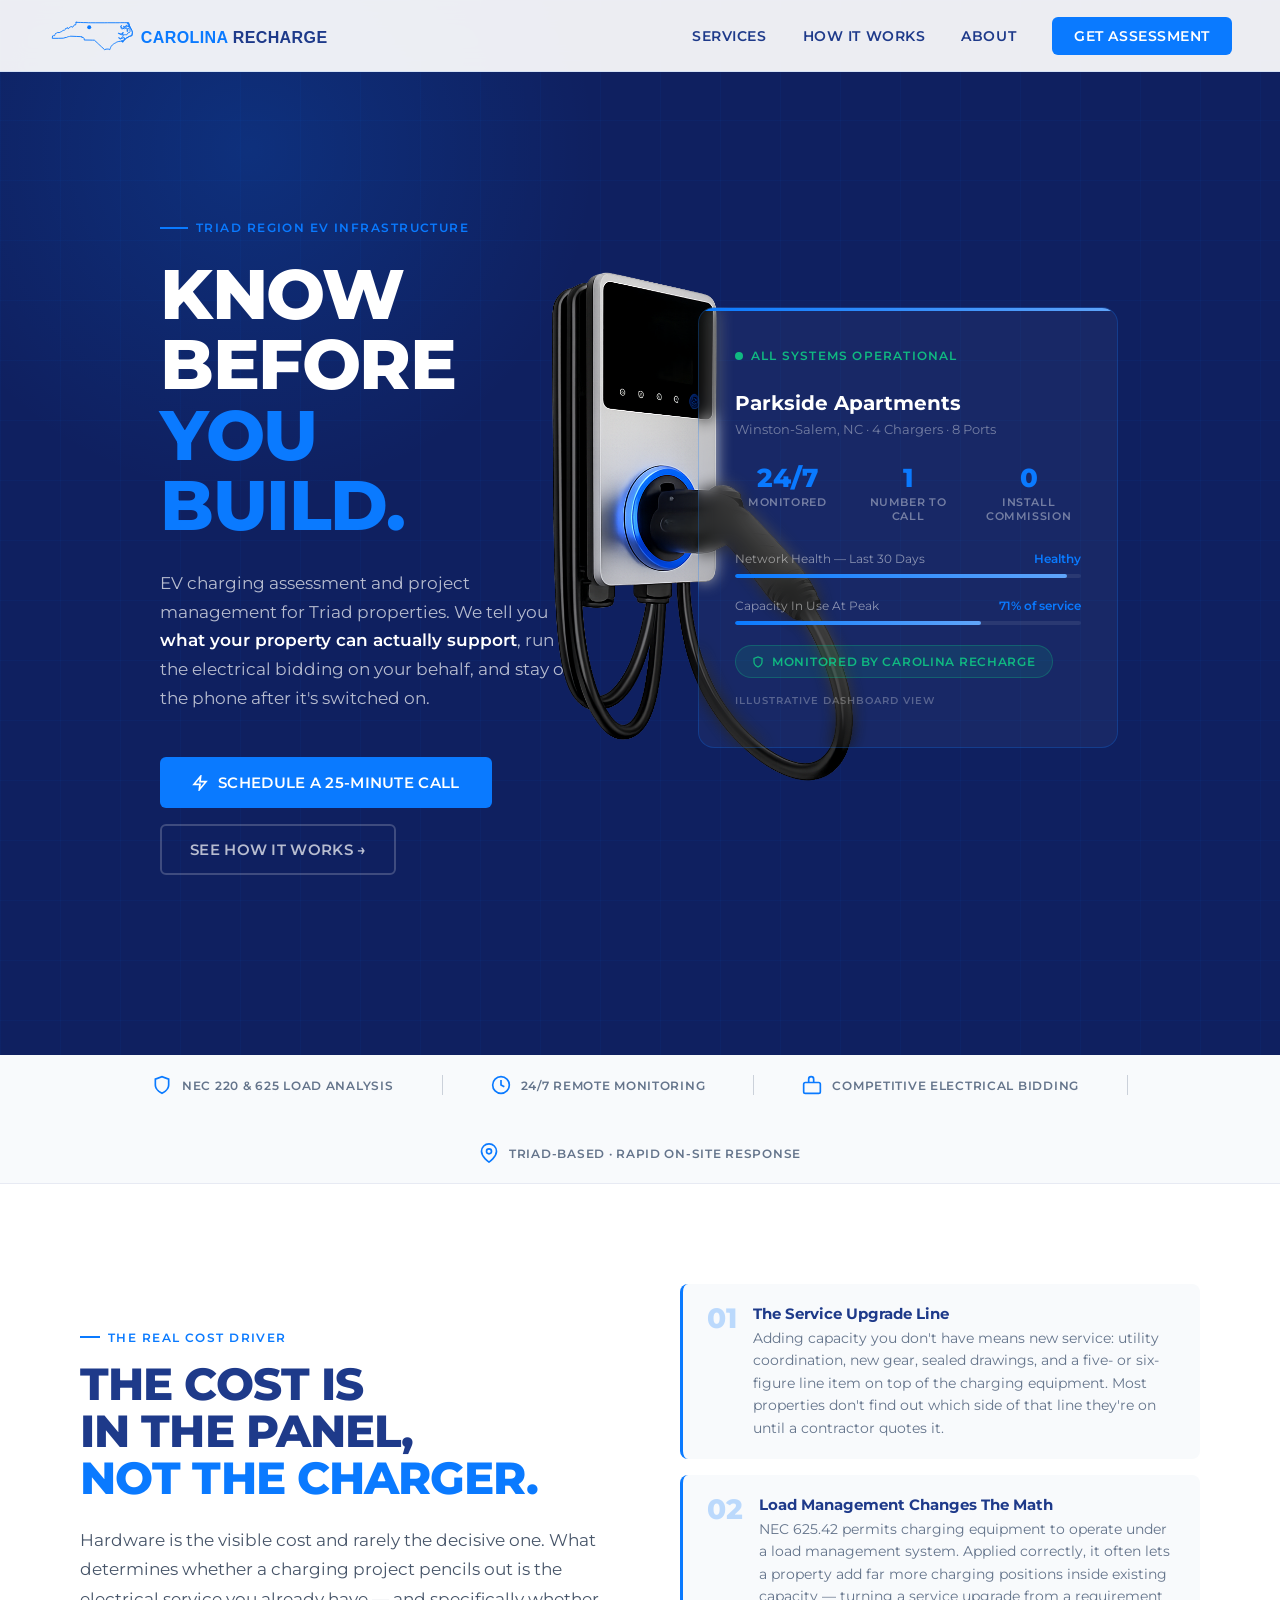
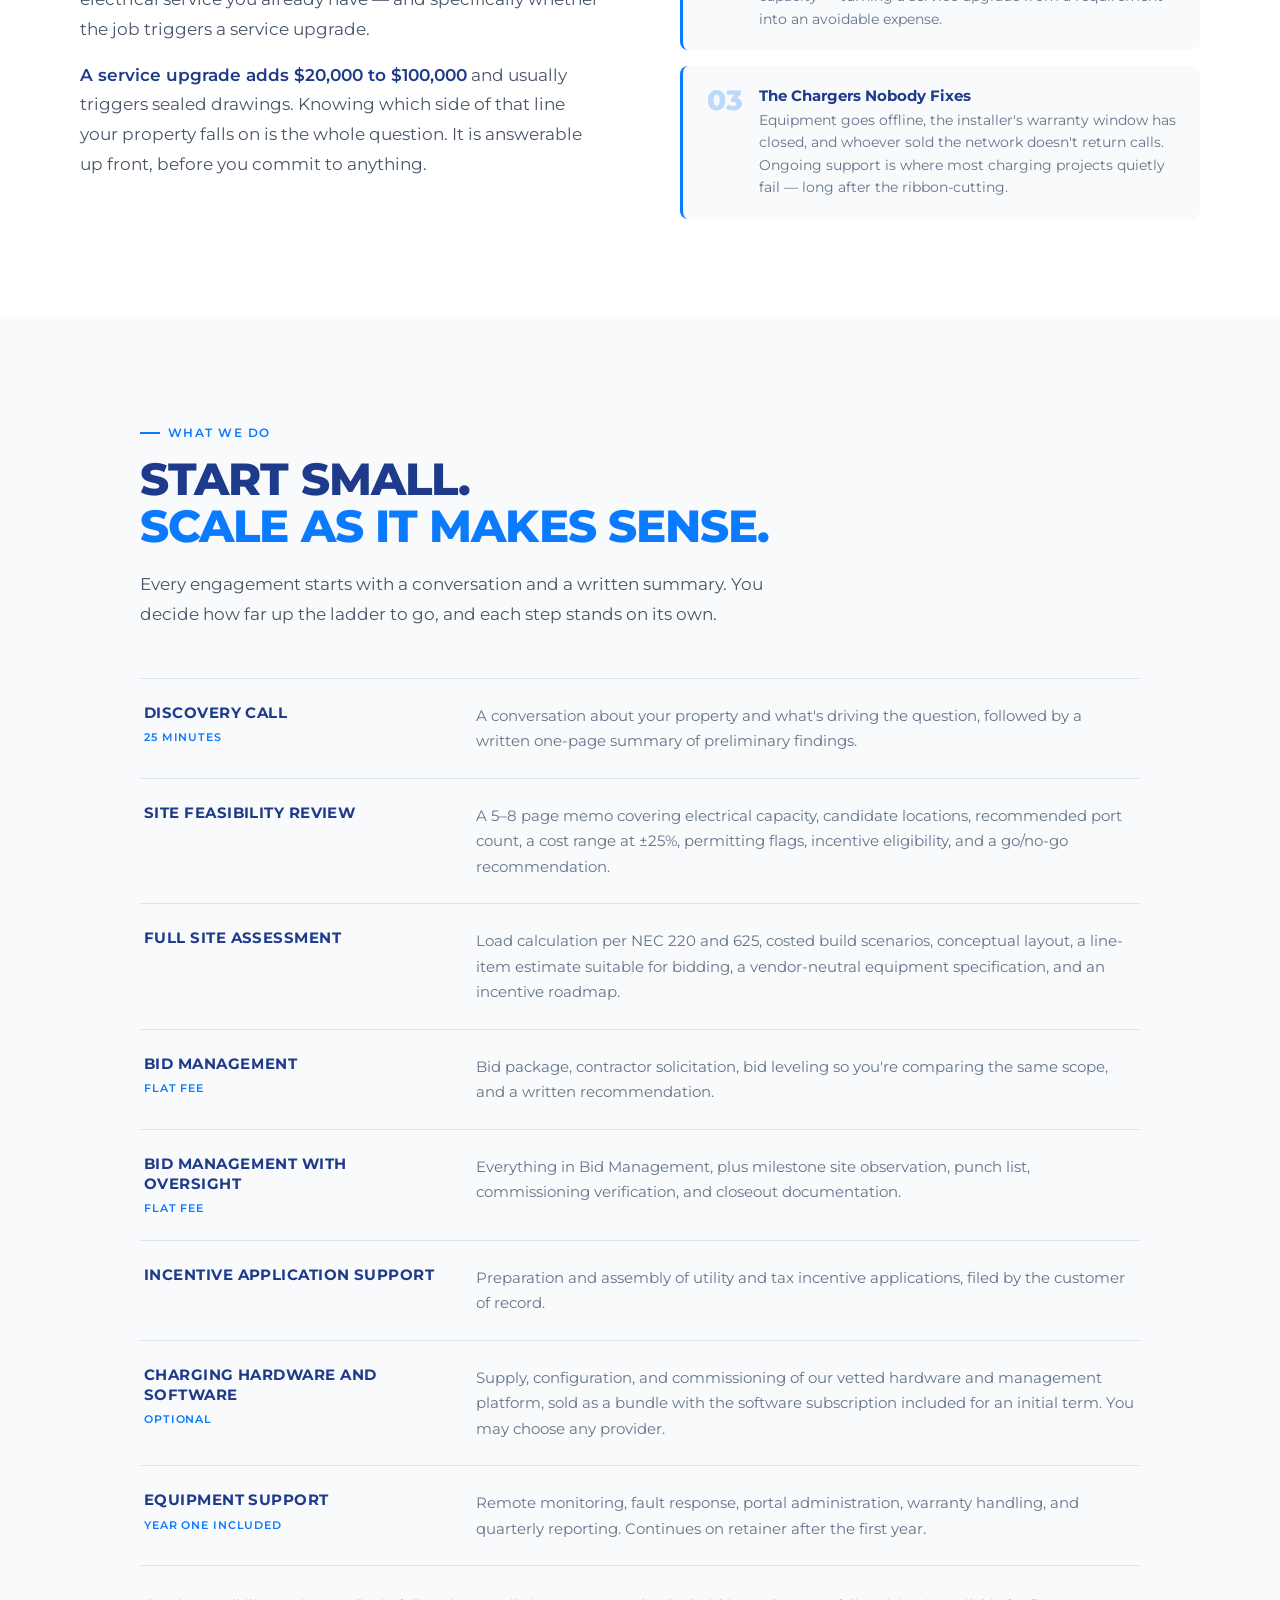
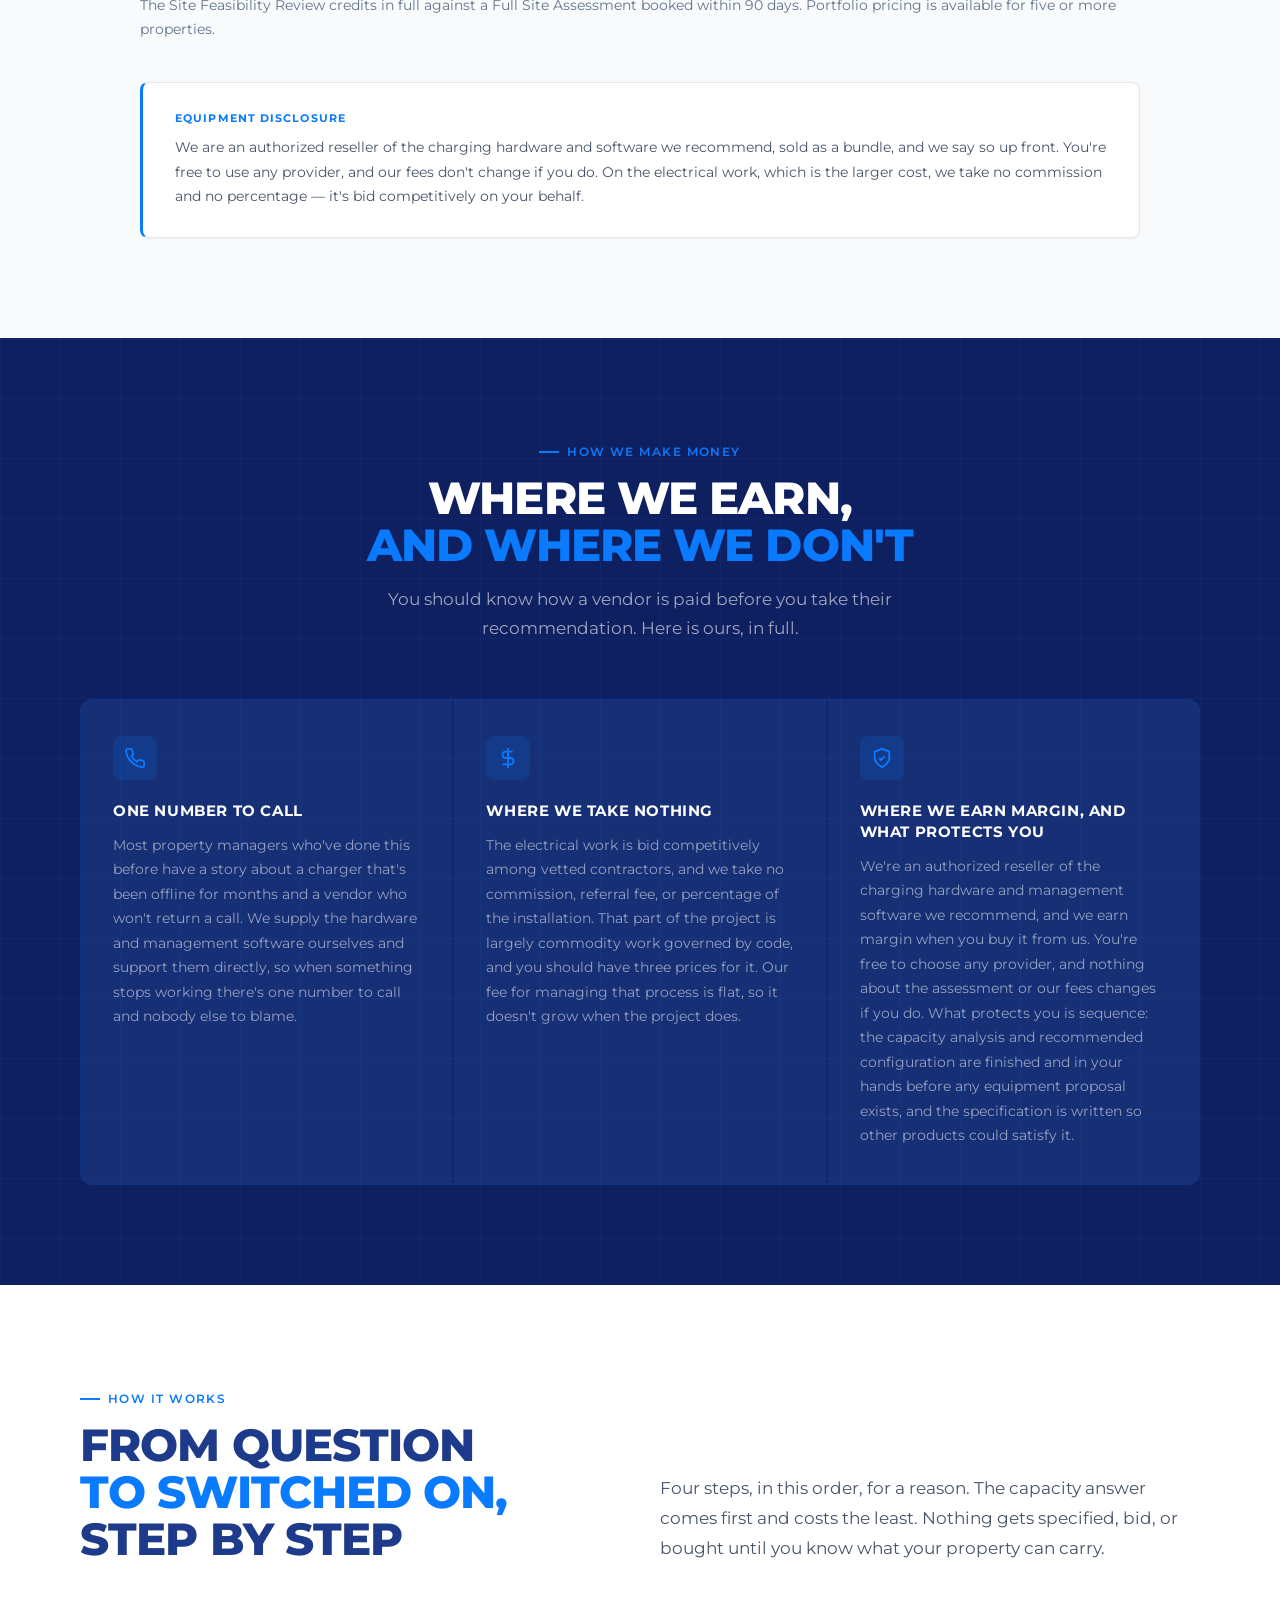
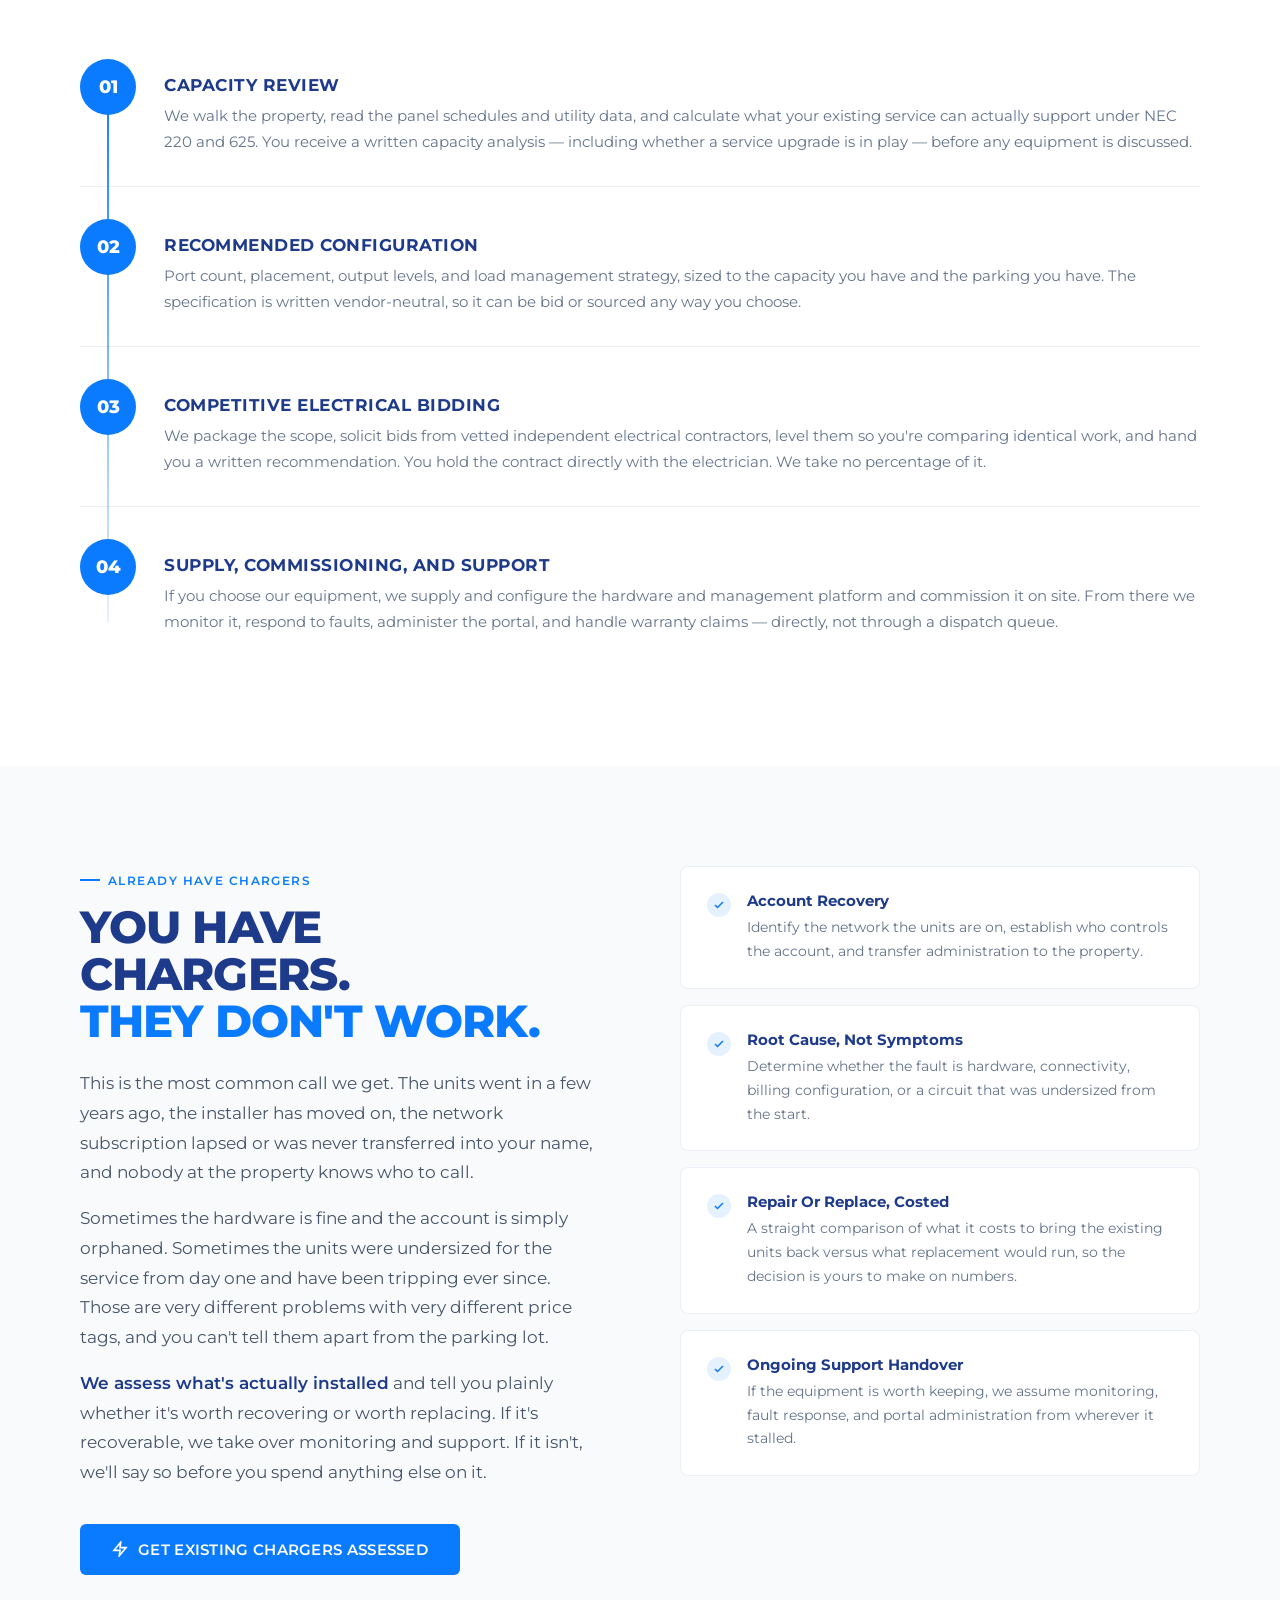
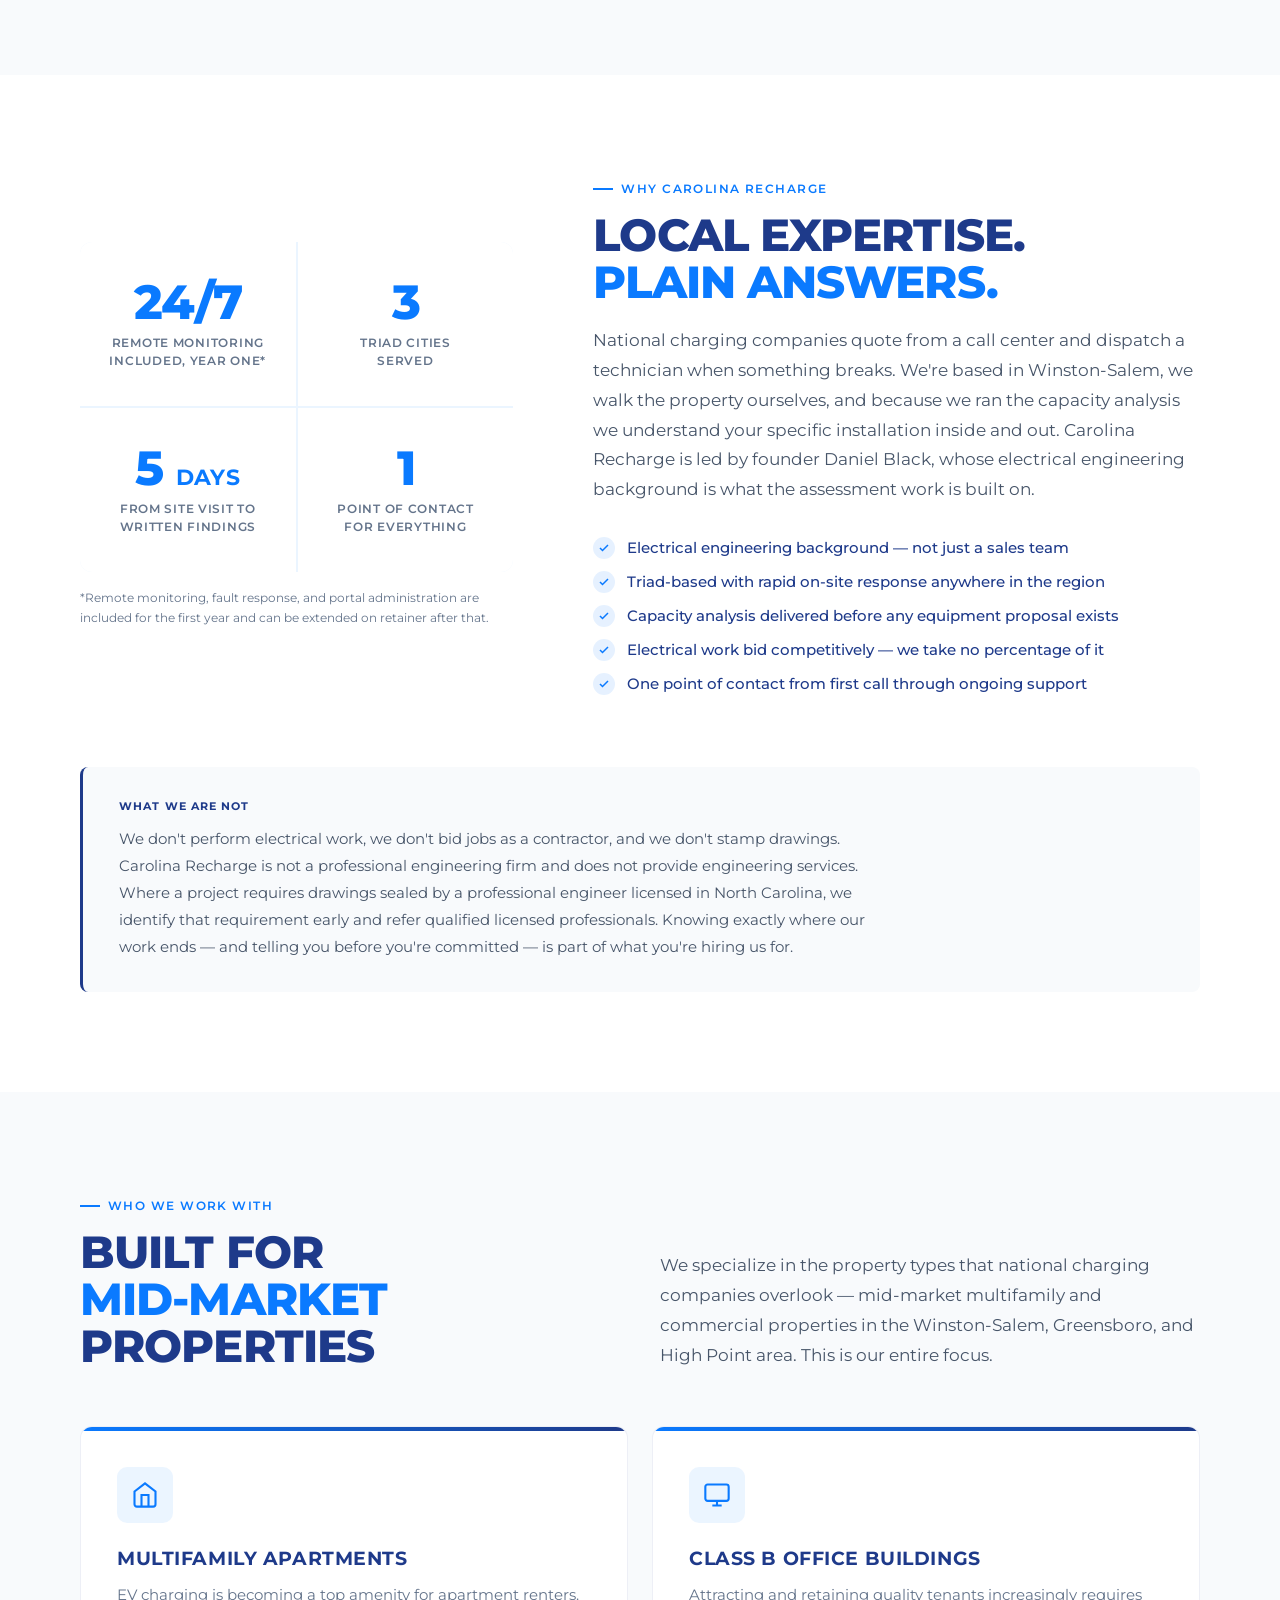
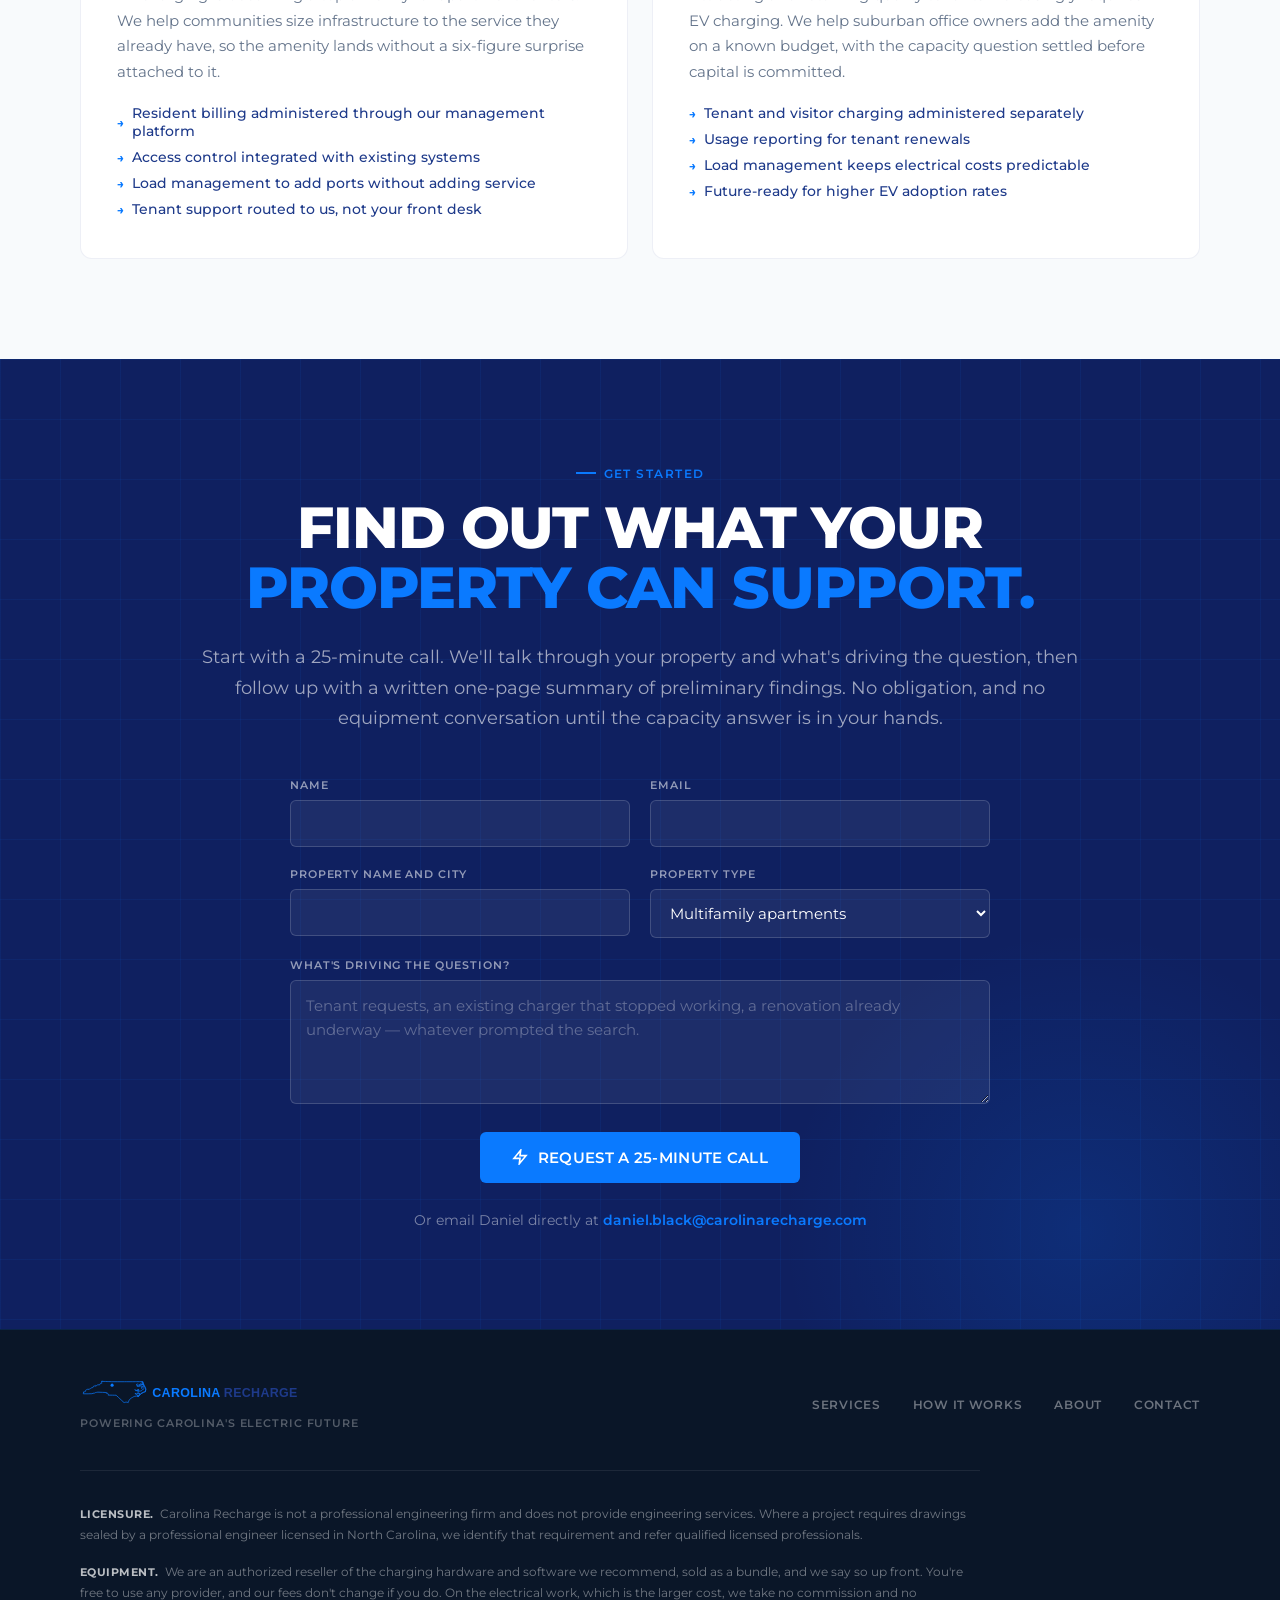
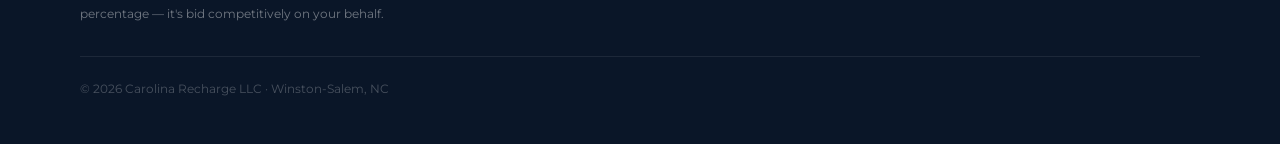
<file: index.html>
<!DOCTYPE html>
<html lang="en">
<head>
<meta charset="UTF-8">
<meta name="viewport" content="width=device-width, initial-scale=1.0">
<title>Carolina Recharge — Powering Carolina's Electric Future</title>
<meta name="description" content="EV charging assessment and project management for Triad properties. We tell you what your property can actually support, run the electrical bidding on your behalf, and stay on the phone after it's switched on.">
<link rel="icon" href="images/favicon.svg" type="image/svg+xml">
<link rel="icon" href="images/favicon-32.png" sizes="32x32" type="image/png">
<link rel="apple-touch-icon" href="images/apple-touch-icon.png">
<meta name="theme-color" content="#0F2060">
<link rel="preconnect" href="https://fonts.googleapis.com">
<link rel="preconnect" href="https://fonts.gstatic.com" crossorigin>
<link href="https://fonts.googleapis.com/css2?family=Montserrat:wght@400;600;700;800&display=swap" rel="stylesheet">
<link rel="stylesheet" href="styles.css">
</head>
<body>

<!-- NAV -->
<nav>
  <a href="#" class="nav-logo">
    <img src="images/logo-horizontal.svg" alt="Carolina Recharge">
  </a>
  <ul class="nav-links">
    <li><a href="#services">Services</a></li>
    <li><a href="#process">How It Works</a></li>
    <li><a href="#about">About</a></li>
    <li><a href="#contact" class="nav-cta">Get Assessment</a></li>
  </ul>
</nav>

<!-- HERO -->
<section class="hero">
  <div class="hero-left">
    <div class="hero-eyebrow">Triad Region EV Infrastructure</div>
    <h1 class="hero-headline">
      Know Before<br>
      <em>You Build.</em>
    </h1>
    <p class="hero-sub">
      EV charging assessment and project management for Triad properties. We tell you <strong>what your property can actually support</strong>, run the electrical bidding on your behalf, and stay on the phone after it's switched on.
    </p>
    <div class="hero-actions">
      <a href="#contact" class="btn-primary">
        <svg width="16" height="16" viewBox="0 0 24 24" fill="none" stroke="currentColor" stroke-width="2.5"><path d="M13 2L3 14h9l-1 8 10-12h-9l1-8z"/></svg>
        Schedule a 25-Minute Call
      </a>
      <a href="#process" class="btn-ghost">See How It Works →</a>
    </div>
  </div>

  <div class="hero-right">
    <div class="hero-visual">

      <img src="images/wall-charger.png" alt="" class="charger-unit-img" aria-hidden="true">

      <div class="charger-card">
        <div class="charger-status">
          <div class="status-dot"></div>
          <span class="status-label">All Systems Operational</span>
        </div>
        <div class="charger-title">Parkside Apartments</div>
        <div class="charger-address">Winston-Salem, NC · 4 Chargers · 8 Ports</div>
        <div class="charger-stats">
          <div class="stat-item">
            <div class="stat-value">24/7</div>
            <div class="stat-label">Monitored</div>
          </div>
          <div class="stat-item">
            <div class="stat-value">1</div>
            <div class="stat-label">Number To Call</div>
          </div>
          <div class="stat-item">
            <div class="stat-value">0</div>
            <div class="stat-label">Install Commission</div>
          </div>
        </div>
        <div class="charger-bar-wrap">
          <div class="bar-header">
            <span class="bar-label">Network Health — Last 30 Days</span>
            <span class="bar-val">Healthy</span>
          </div>
          <div class="bar-track"><div class="bar-fill" style="--fill-width: 96%"></div></div>
        </div>
        <div class="charger-bar-wrap">
          <div class="bar-header">
            <span class="bar-label">Capacity In Use At Peak</span>
            <span class="bar-val">71% of service</span>
          </div>
          <div class="bar-track"><div class="bar-fill" style="--fill-width: 71%; animation-delay: 1.5s"></div></div>
        </div>
        <div class="managed-badge">
          <svg width="12" height="12" viewBox="0 0 24 24" fill="none" stroke="currentColor" stroke-width="2.5"><path d="M12 22s8-4 8-10V5l-8-3-8 3v7c0 6 8 10 8 10z"/></svg>
          Monitored by Carolina Recharge
        </div>
        <div class="charger-note">Illustrative dashboard view</div>
      </div>

    </div>
  </div>
</section>

<!-- TRUST BAR -->
<div class="trust-bar">
  <div class="trust-item">
    <svg class="trust-icon" viewBox="0 0 24 24" fill="none" stroke="currentColor" stroke-width="2"><path d="M12 22s8-4 8-10V5l-8-3-8 3v7c0 6 8 10 8 10z"/></svg>
    <span class="trust-text">NEC 220 &amp; 625 Load Analysis</span>
  </div>
  <div class="trust-divider"></div>
  <div class="trust-item">
    <svg class="trust-icon" viewBox="0 0 24 24" fill="none" stroke="currentColor" stroke-width="2"><circle cx="12" cy="12" r="10"/><path d="M12 6v6l4 2"/></svg>
    <span class="trust-text">24/7 Remote Monitoring</span>
  </div>
  <div class="trust-divider"></div>
  <div class="trust-item">
    <svg class="trust-icon" viewBox="0 0 24 24" fill="none" stroke="currentColor" stroke-width="2"><path d="M14 9V5a3 3 0 0 0-6 0v4"/><rect x="2" y="9" width="20" height="13" rx="2"/></svg>
    <span class="trust-text">Competitive Electrical Bidding</span>
  </div>
  <div class="trust-divider"></div>
  <div class="trust-item">
    <svg class="trust-icon" viewBox="0 0 24 24" fill="none" stroke="currentColor" stroke-width="2"><path d="M21 10c0 7-9 13-9 13s-9-6-9-13a9 9 0 0 1 18 0z"/><circle cx="12" cy="10" r="3"/></svg>
    <span class="trust-text">Triad-Based · Rapid On-Site Response</span>
  </div>

</div>

<!-- PROBLEM -->
<section class="problem">
  <div class="problem-inner">
    <div>
      <div class="section-eyebrow reveal">The Real Cost Driver</div>
      <h2 class="section-title reveal reveal-delay-1">The Cost Is<br>In The Panel,<br><em>Not The Charger.</em></h2>
      <div class="problem-body reveal reveal-delay-2">
        <p>Hardware is the visible cost and rarely the decisive one. What determines whether a charging project pencils out is the electrical service you already have — and specifically whether the job triggers a service upgrade.</p>
        <p><strong>A service upgrade adds $20,000 to $100,000</strong> and usually triggers sealed drawings. Knowing which side of that line your property falls on is the whole question. It is answerable up front, before you commit to anything.</p>
      </div>
    </div>
    <ul class="pain-list">
      <li class="pain-item reveal reveal-delay-1">
        <div class="pain-num">01</div>
        <div class="pain-content">
          <h4>The Service Upgrade Line</h4>
          <p>Adding capacity you don't have means new service: utility coordination, new gear, sealed drawings, and a five- or six-figure line item on top of the charging equipment. Most properties don't find out which side of that line they're on until a contractor quotes it.</p>
        </div>
      </li>
      <li class="pain-item reveal reveal-delay-2">
        <div class="pain-num">02</div>
        <div class="pain-content">
          <h4>Load Management Changes The Math</h4>
          <p>NEC 625.42 permits charging equipment to operate under a load management system. Applied correctly, it often lets a property add far more charging positions inside existing capacity — turning a service upgrade from a requirement into an avoidable expense.</p>
        </div>
      </li>
      <li class="pain-item reveal reveal-delay-3">
        <div class="pain-num">03</div>
        <div class="pain-content">
          <h4>The Chargers Nobody Fixes</h4>
          <p>Equipment goes offline, the installer's warranty window has closed, and whoever sold the network doesn't return calls. Ongoing support is where most charging projects quietly fail — long after the ribbon-cutting.</p>
        </div>
      </li>
    </ul>
  </div>
</section>

<!-- SERVICE LADDER -->
<section class="ladder" id="services">
  <div class="ladder-inner">
    <div class="ladder-header reveal">
      <div class="section-eyebrow">What We Do</div>
      <h2 class="section-title">Start Small.<br><em>Scale As It Makes Sense.</em></h2>
      <p class="ladder-subtitle">Every engagement starts with a conversation and a written summary. You decide how far up the ladder to go, and each step stands on its own.</p>
    </div>

    <ul class="ladder-list">
      <li class="ladder-row reveal">
        <div class="ladder-name">Discovery Call<span class="ladder-meta">25 minutes</span></div>
        <p class="ladder-desc">A conversation about your property and what's driving the question, followed by a written one-page summary of preliminary findings.</p>
      </li>
      <li class="ladder-row reveal">
        <div class="ladder-name">Site Feasibility Review</div>
        <p class="ladder-desc">A 5–8 page memo covering electrical capacity, candidate locations, recommended port count, a cost range at ±25%, permitting flags, incentive eligibility, and a go/no-go recommendation.</p>
      </li>
      <li class="ladder-row reveal">
        <div class="ladder-name">Full Site Assessment</div>
        <p class="ladder-desc">Load calculation per NEC 220 and 625, costed build scenarios, conceptual layout, a line-item estimate suitable for bidding, a vendor-neutral equipment specification, and an incentive roadmap.</p>
      </li>
      <li class="ladder-row reveal">
        <div class="ladder-name">Bid Management<span class="ladder-meta">Flat fee</span></div>
        <p class="ladder-desc">Bid package, contractor solicitation, bid leveling so you're comparing the same scope, and a written recommendation.</p>
      </li>
      <li class="ladder-row reveal">
        <div class="ladder-name">Bid Management with Oversight<span class="ladder-meta">Flat fee</span></div>
        <p class="ladder-desc">Everything in Bid Management, plus milestone site observation, punch list, commissioning verification, and closeout documentation.</p>
      </li>
      <li class="ladder-row reveal">
        <div class="ladder-name">Incentive Application Support</div>
        <p class="ladder-desc">Preparation and assembly of utility and tax incentive applications, filed by the customer of record.</p>
      </li>
      <li class="ladder-row reveal">
        <div class="ladder-name">Charging Hardware and Software<span class="ladder-meta">Optional</span></div>
        <p class="ladder-desc">Supply, configuration, and commissioning of our vetted hardware and management platform, sold as a bundle with the software subscription included for an initial term. You may choose any provider.</p>
      </li>
      <li class="ladder-row reveal">
        <div class="ladder-name">Equipment Support<span class="ladder-meta">Year one included</span></div>
        <p class="ladder-desc">Remote monitoring, fault response, portal administration, warranty handling, and quarterly reporting. Continues on retainer after the first year.</p>
      </li>
    </ul>

    <p class="ladder-note reveal">The Site Feasibility Review credits in full against a Full Site Assessment booked within 90 days. Portfolio pricing is available for five or more properties.</p>

    <div class="disclosure reveal">
      <div class="disclosure-label">Equipment Disclosure</div>
      <p>We are an authorized reseller of the charging hardware and software we recommend, sold as a bundle, and we say so up front. You're free to use any provider, and our fees don't change if you do. On the electrical work, which is the larger cost, we take no commission and no percentage — it's bid competitively on your behalf.</p>
    </div>
  </div>
</section>

<!-- POSITIONING -->
<section class="positioning">
  <div class="positioning-inner">
    <div class="positioning-header reveal">
      <div class="section-eyebrow">How We Make Money</div>
      <h2 class="section-title">Where We Earn,<br><em>And Where We Don't</em></h2>
      <p class="positioning-subtitle">You should know how a vendor is paid before you take their recommendation. Here is ours, in full.</p>
    </div>
    <div class="positioning-grid">
      <div class="position-card reveal reveal-delay-1">
        <div class="position-icon">
          <svg width="22" height="22" viewBox="0 0 24 24" fill="none" stroke="currentColor" stroke-width="2"><path d="M22 16.92v3a2 2 0 0 1-2.18 2 19.79 19.79 0 0 1-8.63-3.07 19.5 19.5 0 0 1-6-6 19.79 19.79 0 0 1-3.07-8.67A2 2 0 0 1 4.11 2h3a2 2 0 0 1 2 1.72c.13.96.36 1.9.7 2.81a2 2 0 0 1-.45 2.11L8.09 9.91a16 16 0 0 0 6 6l1.27-1.27a2 2 0 0 1 2.11-.45c.9.34 1.85.57 2.81.7A2 2 0 0 1 22 16.92z"/></svg>
        </div>
        <h3>One Number To Call</h3>
        <p>Most property managers who've done this before have a story about a charger that's been offline for months and a vendor who won't return a call. We supply the hardware and management software ourselves and support them directly, so when something stops working there's one number to call and nobody else to blame.</p>
      </div>
      <div class="position-card reveal reveal-delay-2">
        <div class="position-icon">
          <svg width="22" height="22" viewBox="0 0 24 24" fill="none" stroke="currentColor" stroke-width="2"><path d="M12 1v22M17 5H9.5a3.5 3.5 0 0 0 0 7h5a3.5 3.5 0 0 1 0 7H6"/></svg>
        </div>
        <h3>Where We Take Nothing</h3>
        <p>The electrical work is bid competitively among vetted contractors, and we take no commission, referral fee, or percentage of the installation. That part of the project is largely commodity work governed by code, and you should have three prices for it. Our fee for managing that process is flat, so it doesn't grow when the project does.</p>
      </div>
      <div class="position-card reveal reveal-delay-3">
        <div class="position-icon">
          <svg width="22" height="22" viewBox="0 0 24 24" fill="none" stroke="currentColor" stroke-width="2"><path d="M12 22s8-4 8-10V5l-8-3-8 3v7c0 6 8 10 8 10z"/><polyline points="9 12 11 14 15 10"/></svg>
        </div>
        <h3>Where We Earn Margin, And What Protects You</h3>
        <p>We're an authorized reseller of the charging hardware and management software we recommend, and we earn margin when you buy it from us. You're free to choose any provider, and nothing about the assessment or our fees changes if you do. What protects you is sequence: the capacity analysis and recommended configuration are finished and in your hands before any equipment proposal exists, and the specification is written so other products could satisfy it.</p>
      </div>
    </div>
  </div>
</section>

<!-- PROCESS -->
<section class="process" id="process">
  <div class="process-inner">
    <div class="process-header">
      <div>
        <div class="section-eyebrow reveal">How It Works</div>
        <h2 class="section-title reveal reveal-delay-1">From Question<br><em>to Switched On,</em><br>Step by Step</h2>
      </div>
      <p class="process-desc reveal reveal-delay-2">
        Four steps, in this order, for a reason. The capacity answer comes first and costs the least. Nothing gets specified, bid, or bought until you know what your property can carry.
      </p>
    </div>
    <div class="steps">
      <div class="step reveal">
        <div class="step-num">01</div>
        <div class="step-content">
          <h3>Capacity Review</h3>
          <p>We walk the property, read the panel schedules and utility data, and calculate what your existing service can actually support under NEC 220 and 625. You receive a written capacity analysis — including whether a service upgrade is in play — before any equipment is discussed.</p>
        </div>
      </div>
      <div class="step reveal reveal-delay-1">
        <div class="step-num">02</div>
        <div class="step-content">
          <h3>Recommended Configuration</h3>
          <p>Port count, placement, output levels, and load management strategy, sized to the capacity you have and the parking you have. The specification is written vendor-neutral, so it can be bid or sourced any way you choose.</p>
        </div>
      </div>
      <div class="step reveal reveal-delay-2">
        <div class="step-num">03</div>
        <div class="step-content">
          <h3>Competitive Electrical Bidding</h3>
          <p>We package the scope, solicit bids from vetted independent electrical contractors, level them so you're comparing identical work, and hand you a written recommendation. You hold the contract directly with the electrician. We take no percentage of it.</p>
        </div>
      </div>
      <div class="step reveal reveal-delay-3">
        <div class="step-num">04</div>
        <div class="step-content">
          <h3>Supply, Commissioning, and Support</h3>
          <p>If you choose our equipment, we supply and configure the hardware and management platform and commission it on site. From there we monitor it, respond to faults, administer the portal, and handle warranty claims — directly, not through a dispatch queue.</p>
        </div>
      </div>
    </div>
  </div>
</section>

<!-- TAKEOVER -->
<section class="takeover">
  <div class="takeover-inner">
    <div class="takeover-content">
      <div class="section-eyebrow reveal">Already Have Chargers</div>
      <h2 class="section-title reveal reveal-delay-1">You Have Chargers.<br><em>They Don't Work.</em></h2>
      <div class="takeover-body reveal reveal-delay-2">
        <p>This is the most common call we get. The units went in a few years ago, the installer has moved on, the network subscription lapsed or was never transferred into your name, and nobody at the property knows who to call.</p>
        <p>Sometimes the hardware is fine and the account is simply orphaned. Sometimes the units were undersized for the service from day one and have been tripping ever since. Those are very different problems with very different price tags, and you can't tell them apart from the parking lot.</p>
        <p><strong>We assess what's actually installed</strong> and tell you plainly whether it's worth recovering or worth replacing. If it's recoverable, we take over monitoring and support. If it isn't, we'll say so before you spend anything else on it.</p>
      </div>
      <a href="#contact" class="btn-primary reveal reveal-delay-3">
        <svg width="16" height="16" viewBox="0 0 24 24" fill="none" stroke="currentColor" stroke-width="2.5"><path d="M13 2L3 14h9l-1 8 10-12h-9l1-8z"/></svg>
        Get Existing Chargers Assessed
      </a>
    </div>
    <ul class="takeover-list">
      <li class="takeover-item reveal reveal-delay-1">
        <div class="takeover-check"><svg width="12" height="12" viewBox="0 0 24 24" fill="none" stroke="currentColor" stroke-width="3"><polyline points="20 6 9 17 4 12"/></svg></div>
        <div>
          <h4>Account Recovery</h4>
          <p>Identify the network the units are on, establish who controls the account, and transfer administration to the property.</p>
        </div>
      </li>
      <li class="takeover-item reveal reveal-delay-2">
        <div class="takeover-check"><svg width="12" height="12" viewBox="0 0 24 24" fill="none" stroke="currentColor" stroke-width="3"><polyline points="20 6 9 17 4 12"/></svg></div>
        <div>
          <h4>Root Cause, Not Symptoms</h4>
          <p>Determine whether the fault is hardware, connectivity, billing configuration, or a circuit that was undersized from the start.</p>
        </div>
      </li>
      <li class="takeover-item reveal reveal-delay-3">
        <div class="takeover-check"><svg width="12" height="12" viewBox="0 0 24 24" fill="none" stroke="currentColor" stroke-width="3"><polyline points="20 6 9 17 4 12"/></svg></div>
        <div>
          <h4>Repair Or Replace, Costed</h4>
          <p>A straight comparison of what it costs to bring the existing units back versus what replacement would run, so the decision is yours to make on numbers.</p>
        </div>
      </li>
      <li class="takeover-item reveal reveal-delay-4">
        <div class="takeover-check"><svg width="12" height="12" viewBox="0 0 24 24" fill="none" stroke="currentColor" stroke-width="3"><polyline points="20 6 9 17 4 12"/></svg></div>
        <div>
          <h4>Ongoing Support Handover</h4>
          <p>If the equipment is worth keeping, we assume monitoring, fault response, and portal administration from wherever it stalled.</p>
        </div>
      </li>
    </ul>
  </div>
</section>

<!-- ABOUT / PROOF -->
<section class="proof" id="about">
  <div class="proof-inner">
    <div class="proof-stats-col reveal">
      <div class="proof-stats">
        <div class="proof-stat">
          <div class="proof-stat-val">24/7</div>
          <div class="proof-stat-label">Remote Monitoring<br>Included, Year One*</div>
        </div>
        <div class="proof-stat">
          <div class="proof-stat-val">3</div>
          <div class="proof-stat-label">Triad Cities<br>Served</div>
        </div>
        <div class="proof-stat">
          <div class="proof-stat-val">5 <span class="stat-unit">Days</span></div>
          <div class="proof-stat-label">From Site Visit To<br>Written Findings</div>
        </div>
        <div class="proof-stat">
          <div class="proof-stat-val">1</div>
          <div class="proof-stat-label">Point of Contact<br>for Everything</div>
        </div>
      </div>
      <p class="proof-note">*Remote monitoring, fault response, and portal administration are included for the first year and can be extended on retainer after that.</p>
    </div>
    <div class="proof-content">
      <div class="section-eyebrow reveal">Why Carolina Recharge</div>
      <h2 class="section-title reveal reveal-delay-1">Local Expertise.<br><em>Plain Answers.</em></h2>
      <p class="proof-body reveal reveal-delay-2">
        National charging companies quote from a call center and dispatch a technician when something breaks. We're based in Winston-Salem, we walk the property ourselves, and because we ran the capacity analysis we understand your specific installation inside and out. Carolina Recharge is led by founder Daniel Black, whose electrical engineering background is what the assessment work is built on.
      </p>
      <ul class="proof-items reveal reveal-delay-3">
        <li class="proof-item">
          <div class="check"><svg width="12" height="12" viewBox="0 0 24 24" fill="none" stroke="currentColor" stroke-width="3"><polyline points="20 6 9 17 4 12"/></svg></div>
          Electrical engineering background — not just a sales team
        </li>
        <li class="proof-item">
          <div class="check"><svg width="12" height="12" viewBox="0 0 24 24" fill="none" stroke="currentColor" stroke-width="3"><polyline points="20 6 9 17 4 12"/></svg></div>
          Triad-based with rapid on-site response anywhere in the region
        </li>
        <li class="proof-item">
          <div class="check"><svg width="12" height="12" viewBox="0 0 24 24" fill="none" stroke="currentColor" stroke-width="3"><polyline points="20 6 9 17 4 12"/></svg></div>
          Capacity analysis delivered before any equipment proposal exists
        </li>
        <li class="proof-item">
          <div class="check"><svg width="12" height="12" viewBox="0 0 24 24" fill="none" stroke="currentColor" stroke-width="3"><polyline points="20 6 9 17 4 12"/></svg></div>
          Electrical work bid competitively — we take no percentage of it
        </li>
        <li class="proof-item">
          <div class="check"><svg width="12" height="12" viewBox="0 0 24 24" fill="none" stroke="currentColor" stroke-width="3"><polyline points="20 6 9 17 4 12"/></svg></div>
          One point of contact from first call through ongoing support
        </li>
      </ul>
    </div>
  </div>

  <div class="not-block reveal">
    <div class="not-label">What We Are Not</div>
    <p>We don't perform electrical work, we don't bid jobs as a contractor, and we don't stamp drawings. Carolina Recharge is not a professional engineering firm and does not provide engineering services. Where a project requires drawings sealed by a professional engineer licensed in North Carolina, we identify that requirement early and refer qualified licensed professionals. Knowing exactly where our work ends — and telling you before you're committed — is part of what you're hiring us for.</p>
  </div>
</section>

<!-- WHO WE SERVE -->
<section class="who">
  <div class="who-inner">
    <div class="who-header">
      <div>
        <div class="section-eyebrow reveal">Who We Work With</div>
        <h2 class="section-title reveal reveal-delay-1">Built for<br><em>Mid-Market</em><br>Properties</h2>
      </div>
      <p class="process-desc reveal reveal-delay-2">
        We specialize in the property types that national charging companies overlook — mid-market multifamily and commercial properties in the Winston-Salem, Greensboro, and High Point area. This is our entire focus.
      </p>
    </div>
    <div class="who-cards">
      <div class="who-card reveal">
        <div class="who-icon">
          <svg width="28" height="28" viewBox="0 0 24 24" fill="none" stroke="currentColor" stroke-width="1.8"><path d="M3 9l9-7 9 7v11a2 2 0 0 1-2 2H5a2 2 0 0 1-2-2z"/><polyline points="9 22 9 12 15 12 15 22"/></svg>
        </div>
        <h3>Multifamily Apartments</h3>
        <p>EV charging is becoming a top amenity for apartment renters. We help communities size infrastructure to the service they already have, so the amenity lands without a six-figure surprise attached to it.</p>
        <ul class="who-features">
          <li>Resident billing administered through our management platform</li>
          <li>Access control integrated with existing systems</li>
          <li>Load management to add ports without adding service</li>
          <li>Tenant support routed to us, not your front desk</li>
        </ul>
      </div>
      <div class="who-card reveal reveal-delay-1">
        <div class="who-icon">
          <svg width="28" height="28" viewBox="0 0 24 24" fill="none" stroke="currentColor" stroke-width="1.8"><rect x="2" y="3" width="20" height="14" rx="2"/><path d="M8 21h8M12 17v4"/></svg>
        </div>
        <h3>Class B Office Buildings</h3>
        <p>Attracting and retaining quality tenants increasingly requires EV charging. We help suburban office owners add the amenity on a known budget, with the capacity question settled before capital is committed.</p>
        <ul class="who-features">
          <li>Tenant and visitor charging administered separately</li>
          <li>Usage reporting for tenant renewals</li>
          <li>Load management keeps electrical costs predictable</li>
          <li>Future-ready for higher EV adoption rates</li>
        </ul>
      </div>
    </div>
  </div>
</section>

<!-- CTA / CONTACT -->
<section class="cta-section" id="contact">
  <div class="cta-inner">
    <div class="section-eyebrow reveal">Get Started</div>
    <h2 class="cta-title reveal reveal-delay-1">
      Find Out What Your<br><em>Property Can Support.</em>
    </h2>
    <p class="cta-sub reveal reveal-delay-2">
      Start with a 25-minute call. We'll talk through your property and what's driving the question, then follow up with a written one-page summary of preliminary findings. No obligation, and no equipment conversation until the capacity answer is in your hands.
    </p>

    <div class="form-wrap reveal reveal-delay-3">
    <form class="contact-form" id="assessment-form" action="https://formspree.io/f/mkjwqezy" method="POST">
      <input type="hidden" name="_subject" value="New assessment request — carolinarecharge.com">
      <input type="text" name="_gotcha" class="gotcha" tabindex="-1" autocomplete="off" aria-hidden="true">

      <div class="form-row">
        <div class="form-field">
          <label for="name">Name</label>
          <input id="name" name="name" type="text" autocomplete="name" required>
        </div>
        <div class="form-field">
          <label for="email">Email</label>
          <input id="email" name="email" type="email" autocomplete="email" required>
        </div>
      </div>

      <div class="form-row">
        <div class="form-field">
          <label for="property">Property name and city</label>
          <input id="property" name="property" type="text" required>
        </div>
        <div class="form-field">
          <label for="property-type">Property type</label>
          <select id="property-type" name="property-type">
            <option value="Multifamily">Multifamily apartments</option>
            <option value="Office">Class B office</option>
            <option value="Mixed use">Mixed use</option>
            <option value="Other">Other commercial</option>
          </select>
        </div>
      </div>

      <div class="form-field">
        <label for="message">What's driving the question?</label>
        <textarea id="message" name="message" rows="4" placeholder="Tenant requests, an existing charger that stopped working, a renovation already underway — whatever prompted the search."></textarea>
      </div>

      <p class="form-error" id="form-error" role="alert" hidden>
        <span id="form-error-msg"></span>
        <a href="mailto:daniel.black@carolinarecharge.com">Email Daniel directly →</a>
      </p>

      <button type="submit" class="btn-primary form-submit" id="form-submit">
        <svg width="16" height="16" viewBox="0 0 24 24" fill="none" stroke="currentColor" stroke-width="2.5"><path d="M13 2L3 14h9l-1 8 10-12h-9l1-8z"/></svg>
        <span class="form-submit-label">Request a 25-Minute Call</span>
      </button>
    </form>

    <div class="form-success" id="form-success" tabindex="-1" hidden>
      <div class="confirm-mark">
        <svg width="30" height="30" viewBox="0 0 24 24" fill="none" stroke="currentColor" stroke-width="2.5"><polyline points="20 6 9 17 4 12"/></svg>
      </div>
      <h3>Got It. We'll Be In Touch.</h3>
      <p>Your request is in. Daniel reads these directly and will follow up within one business day to schedule the 25-minute call.</p>
      <ol class="confirm-steps">
        <li><span>01</span> We'll reach out to put 25 minutes on the calendar, usually within a business day.</li>
        <li><span>02</span> On the call we'll cover the property, the parking, and what's driving the question.</li>
        <li><span>03</span> You'll get a written one-page summary of preliminary findings afterward — capacity first, equipment later.</li>
      </ol>
    </div>
    </div>

    <p class="cta-alt reveal reveal-delay-4">
      Or email Daniel directly at <a href="mailto:daniel.black@carolinarecharge.com">daniel.black@carolinarecharge.com</a>
    </p>
  </div>
</section>

<!-- FOOTER -->
<footer>
  <div class="footer-top">
    <div class="footer-logo">
      <img src="images/logo-horizontal.svg" alt="Carolina Recharge">
      <div class="footer-tagline">Powering Carolina's Electric Future</div>
    </div>
    <ul class="footer-links">
      <li><a href="#services">Services</a></li>
      <li><a href="#process">How It Works</a></li>
      <li><a href="#about">About</a></li>
      <li><a href="#contact">Contact</a></li>
    </ul>
  </div>

  <div class="footer-disclosures">
    <p><span class="disc-label">Licensure.</span> Carolina Recharge is not a professional engineering firm and does not provide engineering services. Where a project requires drawings sealed by a professional engineer licensed in North Carolina, we identify that requirement and refer qualified licensed professionals.</p>
    <p><span class="disc-label">Equipment.</span> We are an authorized reseller of the charging hardware and software we recommend, sold as a bundle, and we say so up front. You're free to use any provider, and our fees don't change if you do. On the electrical work, which is the larger cost, we take no commission and no percentage — it's bid competitively on your behalf.</p>
  </div>

  <div class="footer-copy">© 2026 Carolina Recharge LLC · Winston-Salem, NC</div>
</footer>

<script>
  const reveals = document.querySelectorAll('.reveal');
  const observer = new IntersectionObserver((entries) => {
    entries.forEach(e => { if (e.isIntersecting) e.target.classList.add('visible'); });
  }, { threshold: 0.12 });
  reveals.forEach(el => observer.observe(el));

  const nav = document.querySelector('nav');
  window.addEventListener('scroll', () => {
    nav.style.boxShadow = window.scrollY > 40 ? '0 4px 24px rgba(0,0,0,0.08)' : 'none';
  });

  /* Contact form submits in the background so the visitor stays on the page and
     gets a branded confirmation either way. With JS off, the form still posts
     normally to Formspree and lands on their hosted confirmation page. */
  const form = document.getElementById('assessment-form');
  if (form) {
    const btn     = document.getElementById('form-submit');
    const label   = btn.querySelector('.form-submit-label');
    const errBox  = document.getElementById('form-error');
    const errMsg  = document.getElementById('form-error-msg');
    const success = document.getElementById('form-success');
    const idle    = label.textContent;
    const FALLBACK = "That did not send. You can email Daniel directly and we will pick it up from there.";

    form.addEventListener('submit', async (event) => {
      event.preventDefault();
      errBox.hidden = true;
      btn.disabled = true;
      label.textContent = 'Sending…';

      try {
        const res = await fetch(form.action, {
          method: 'POST',
          body: new FormData(form),
          headers: { 'Accept': 'application/json' }
        });

        if (res.ok) {
          /* GA4 conversion point. There is no analytics property on this site yet;
             when one is added, the generate_lead event fires HERE, not on
             thank-you.html — that page is no longer part of the submit flow.
             gtag('event', 'generate_lead', { form_name: 'assessment_request' }); */
          form.hidden = true;
          success.hidden = false;
          const reduce = window.matchMedia('(prefers-reduced-motion: reduce)').matches;
          /* Scroll to the section, not the panel: #contact carries the
             scroll-margin-top that clears the fixed nav, so the heading stays
             readable instead of sliding up underneath it. */
          document.getElementById('contact')
            .scrollIntoView({ behavior: reduce ? 'auto' : 'smooth', block: 'start' });
          success.focus({ preventScroll: true });
          return;
        }

        const data = await res.json().catch(() => null);
        /* textContent, not innerHTML — the response is not ours to trust as markup. */
        errMsg.textContent = (data && Array.isArray(data.errors) && data.errors.length)
          ? data.errors.map(e => e.message).join('. ') + '.'
          : FALLBACK;
        errBox.hidden = false;
      } catch (err) {
        errMsg.textContent = "That did not send — check your connection and try again.";
        errBox.hidden = false;
      } finally {
        btn.disabled = false;
        label.textContent = idle;
      }
    });
  }
</script>
</body>
</html>
</file>
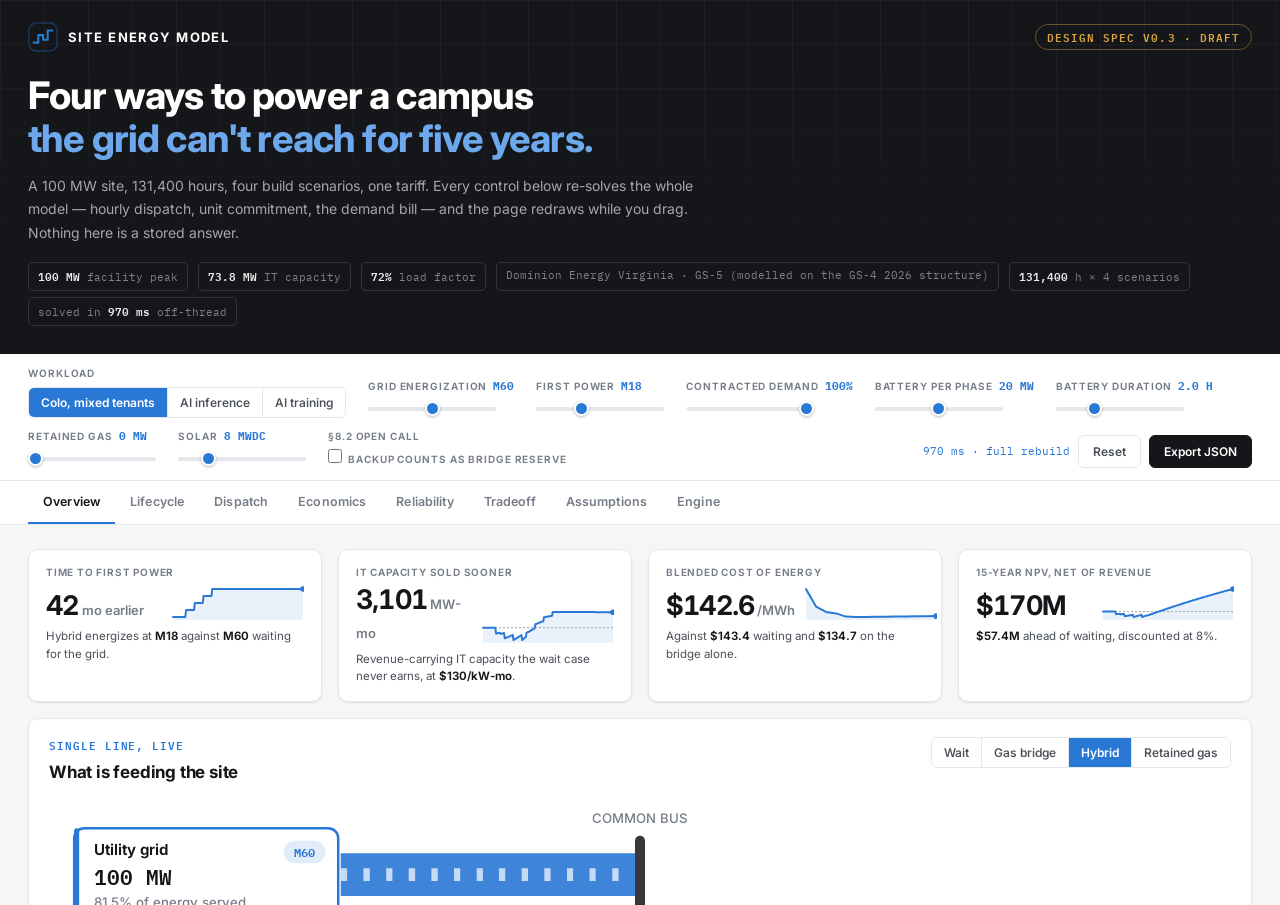
<file: demo/index.html>
<!DOCTYPE html>
<html lang="en">
<head>
<meta charset="UTF-8">
<meta name="viewport" content="width=device-width, initial-scale=1.0">
<title>Site Energy Model</title>
<meta name="description" content="Interactive model of a grid-constrained 100 MW campus: capacity, hourly dispatch and cost across four build scenarios, recomputed live.">
<meta name="robots" content="noindex, nofollow">
<link rel="icon" href="icon.svg" type="image/svg+xml">
<meta name="theme-color" content="#14161a">
<link rel="preconnect" href="https://fonts.googleapis.com">
<link rel="preconnect" href="https://fonts.gstatic.com" crossorigin>
<link href="https://fonts.googleapis.com/css2?family=Inter:wght@400;500;600;700;800&family=IBM+Plex+Mono:wght@500;600&display=swap" rel="stylesheet">
<link rel="stylesheet" href="demo.css">
</head>
<body>

<header class="head">
  <div class="head-inner">
    <div class="head-top">
      <div class="mark">
        <svg viewBox="0 0 32 32" width="30" height="30" aria-hidden="true">
          <rect x="1" y="1" width="30" height="30" rx="8" fill="none" stroke="currentColor" stroke-width="1.5" opacity="0.35"/>
          <path d="M6 22 L11 22 L11 14 L16 14 L16 19 L21 19 L21 9 L26 9"
                fill="none" stroke="currentColor" stroke-width="2.2" stroke-linejoin="round" stroke-linecap="round"/>
        </svg>
        <span>Site Energy Model</span>
      </div>
      <span class="badge">Design spec v0.3 · draft</span>
    </div>
    <h1>Four ways to power a campus<br><em>the grid can't reach for five years.</em></h1>
    <p class="head-sub">
      A 100&nbsp;MW site, 131,400 hours, four build scenarios, one tariff. Every control below re-solves the
      whole model — hourly dispatch, unit commitment, the demand bill — and the page redraws while you drag.
      Nothing here is a stored answer.
    </p>
    <div class="head-meta" id="head-meta"></div>
  </div>
</header>

<div class="rail">
  <div class="rail-inner">
    <div class="ctl ctl-seg">
      <span class="ctl-title">Workload</span>
      <div class="seg" id="preset-seg" role="group" aria-label="Workload preset"></div>
    </div>
    <div class="ctl"><label for="c-grid">Grid energization <b id="v-grid"></b></label>
      <input type="range" id="c-grid" min="36" max="84" step="1"></div>
    <div class="ctl"><label for="c-first">First power <b id="v-first"></b></label>
      <input type="range" id="c-first" min="9" max="36" step="1"></div>
    <div class="ctl"><label for="c-contract">Contracted demand <b id="v-contract"></b></label>
      <input type="range" id="c-contract" min="55" max="100" step="1"></div>
    <div class="ctl"><label for="c-bess">Battery per phase <b id="v-bess"></b></label>
      <input type="range" id="c-bess" min="0" max="40" step="1"></div>
    <div class="ctl"><label for="c-hours">Battery duration <b id="v-hours"></b></label>
      <input type="range" id="c-hours" min="0.5" max="6" step="0.5"></div>
    <div class="ctl"><label for="c-retain">Retained gas <b id="v-retain"></b></label>
      <input type="range" id="c-retain" min="0" max="40" step="1"></div>
    <div class="ctl"><label for="c-solar">Solar <b id="v-solar"></b></label>
      <input type="range" id="c-solar" min="0" max="40" step="1"></div>
    <div class="ctl ctl-check">
      <span class="ctl-title">§8.2 open call</span>
      <label class="chk"><input type="checkbox" id="c-reserve"> Backup counts as bridge reserve</label>
    </div>
    <div class="rail-actions">
      <span class="tick" id="tick" aria-live="polite"></span>
      <button class="btn" id="btn-reset">Reset</button>
      <button class="btn btn-primary" id="btn-export">Export JSON</button>
    </div>
  </div>
</div>

<nav class="tabs" id="tabs" role="tablist"></nav>

<main>
  <section class="panel" id="p-overview"></section>
  <section class="panel" id="p-lifecycle" hidden></section>
  <section class="panel" id="p-dispatch" hidden></section>
  <section class="panel" id="p-economics" hidden></section>
  <section class="panel" id="p-reliability" hidden></section>
  <section class="panel" id="p-tradeoff" hidden></section>
  <section class="panel" id="p-assumptions" hidden></section>
  <section class="panel" id="p-engine" hidden></section>
</main>

<footer>
  <div class="foot-inner">
    <h4>About this model</h4>
    <p>
      A demonstration of a model under development, built to the Site Energy Model design spec v0.3. Every
      figure is produced by that model from the assumptions listed under Assumptions, several of which are
      still open. Nothing here is a quotation, an offer, or advice on a specific site, and the reference case
      is illustrative rather than a real project.
    </p>
    <p>
      This model is not a professional engineering deliverable and does not constitute engineering services.
      Where a project requires drawings sealed by a professional engineer, the model identifies that
      requirement; it does not satisfy it.
    </p>
  </div>
</footer>

<script type="module" src="js/app.js"></script>
</body>
</html>
</file>
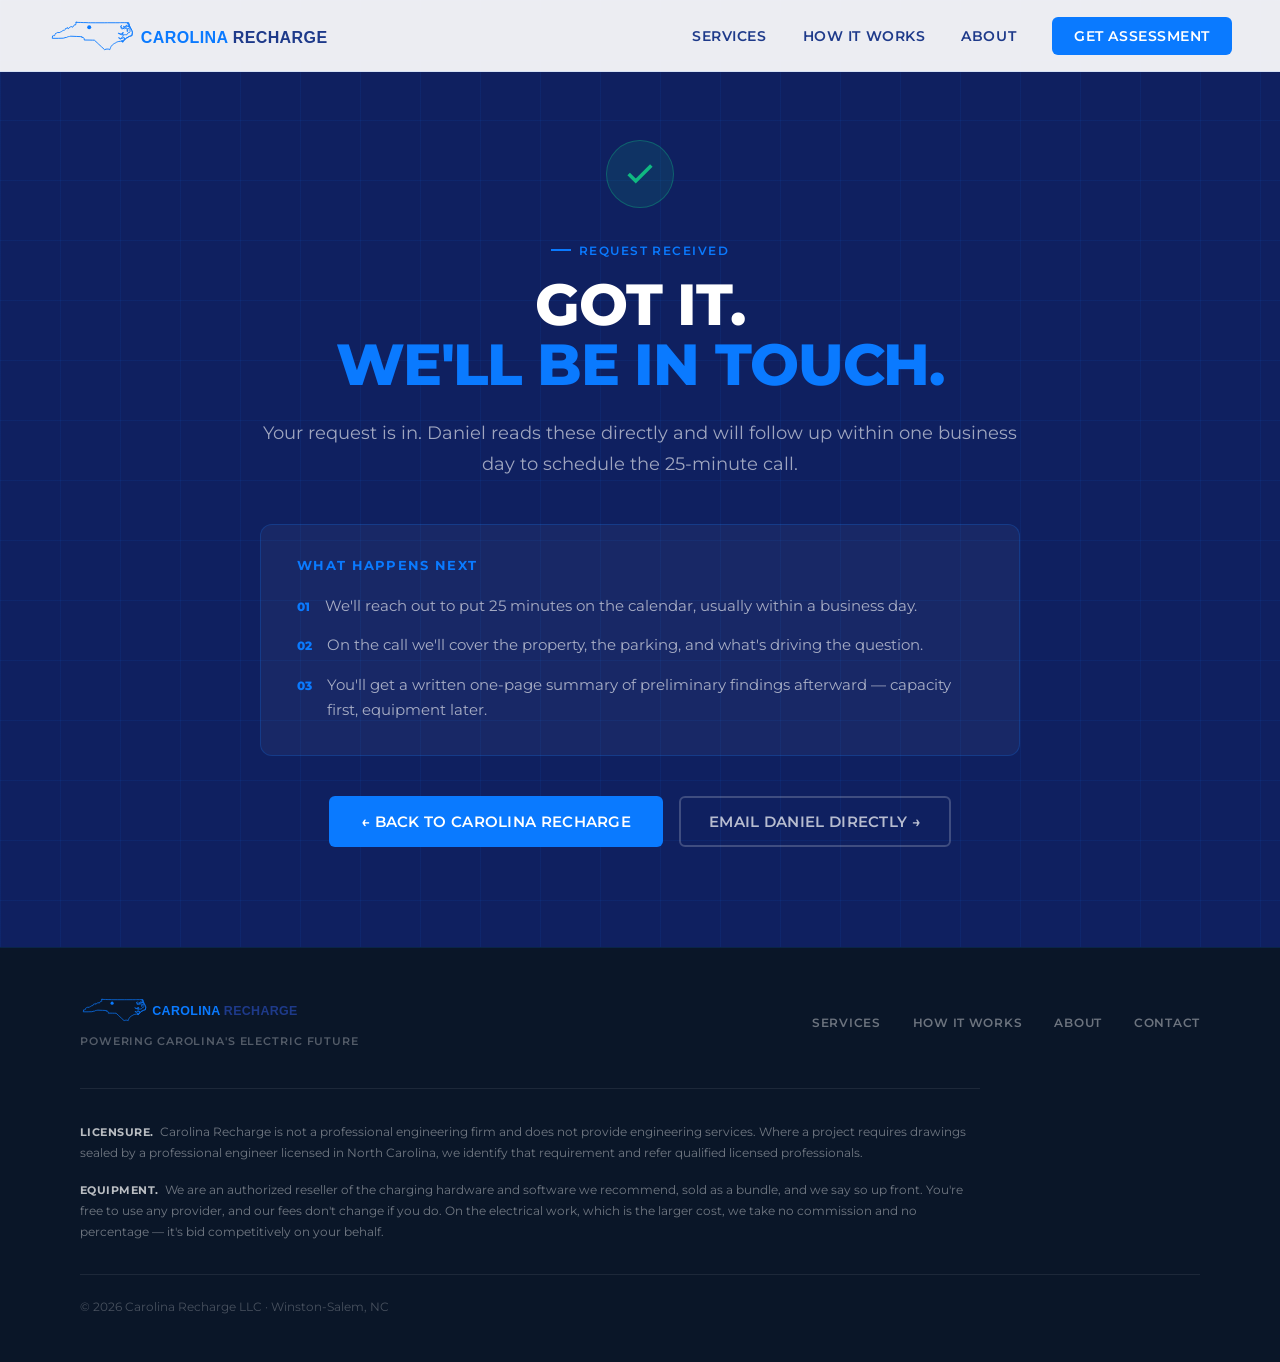
<file: thank-you.html>
<!DOCTYPE html>
<html lang="en">
<head>
<meta charset="UTF-8">
<meta name="viewport" content="width=device-width, initial-scale=1.0">
<title>Thank You — Carolina Recharge</title>
<meta name="description" content="Your request has been received. Carolina Recharge will follow up within one business day.">
<meta name="robots" content="noindex">
<link rel="icon" href="images/favicon.svg" type="image/svg+xml">
<link rel="icon" href="images/favicon-32.png" sizes="32x32" type="image/png">
<link rel="apple-touch-icon" href="images/apple-touch-icon.png">
<meta name="theme-color" content="#0F2060">
<link rel="preconnect" href="https://fonts.googleapis.com">
<link rel="preconnect" href="https://fonts.gstatic.com" crossorigin>
<link href="https://fonts.googleapis.com/css2?family=Montserrat:wght@400;600;700;800&display=swap" rel="stylesheet">
<link rel="stylesheet" href="styles.css">

<!--
  ============================================================================
  GA4 PLACEHOLDER — NOT ACTIVE. Nothing on this site is currently tracked.
  ----------------------------------------------------------------------------
  There was no GA4 property, gtag snippet, or conversion event anywhere in this
  repository, so none could be preserved.

  NOTE: this page is NOT currently in the submit flow. The contact form posts in
  the background and shows an inline confirmation without navigating, so the
  generate_lead conversion belongs in the success branch of the form handler in
  index.html — not here. This page is retained for the case where the site moves
  to a form provider whose redirect is free, or to its own serverless endpoint.

  <script async src="https://www.googletagmanager.com/gtag/js?id=G-XXXXXXXXXX"></script>
  <script>
    window.dataLayer = window.dataLayer || [];
    function gtag(){dataLayer.push(arguments);}
    gtag('js', new Date());
    gtag('config', 'G-XXXXXXXXXX');
    gtag('event', 'generate_lead', {
      currency: 'USD',
      value: 0,
      form_name: 'assessment_request'
    });
  </script>
  ============================================================================
-->
</head>
<body>

<!-- NAV -->
<nav>
  <a href="index.html" class="nav-logo">
    <img src="images/logo-horizontal.svg" alt="Carolina Recharge">
  </a>
  <ul class="nav-links">
    <li><a href="index.html#services">Services</a></li>
    <li><a href="index.html#process">How It Works</a></li>
    <li><a href="index.html#about">About</a></li>
    <li><a href="index.html#contact" class="nav-cta">Get Assessment</a></li>
  </ul>
</nav>

<!-- CONFIRMATION -->
<section class="confirm">
  <div class="confirm-inner">
    <div class="confirm-mark">
      <svg width="34" height="34" viewBox="0 0 24 24" fill="none" stroke="currentColor" stroke-width="2.5"><polyline points="20 6 9 17 4 12"/></svg>
    </div>
    <div class="section-eyebrow">Request Received</div>
    <h1 class="cta-title">Got It.<br><em>We'll Be In Touch.</em></h1>
    <p class="cta-sub">
      Your request is in. Daniel reads these directly and will follow up within one business day to schedule the 25-minute call.
    </p>

    <div class="confirm-next">
      <h2>What happens next</h2>
      <ol class="confirm-steps">
        <li><span>01</span> We'll reach out to put 25 minutes on the calendar, usually within a business day.</li>
        <li><span>02</span> On the call we'll cover the property, the parking, and what's driving the question.</li>
        <li><span>03</span> You'll get a written one-page summary of preliminary findings afterward — capacity first, equipment later.</li>
      </ol>
    </div>

    <div class="confirm-actions">
      <a href="index.html" class="btn-primary">← Back to Carolina Recharge</a>
      <a href="mailto:daniel.black@carolinarecharge.com" class="btn-ghost">Email Daniel Directly →</a>
    </div>
  </div>
</section>

<!-- FOOTER -->
<footer>
  <div class="footer-top">
    <div class="footer-logo">
      <img src="images/logo-horizontal.svg" alt="Carolina Recharge">
      <div class="footer-tagline">Powering Carolina's Electric Future</div>
    </div>
    <ul class="footer-links">
      <li><a href="index.html#services">Services</a></li>
      <li><a href="index.html#process">How It Works</a></li>
      <li><a href="index.html#about">About</a></li>
      <li><a href="index.html#contact">Contact</a></li>
    </ul>
  </div>

  <div class="footer-disclosures">
    <p><span class="disc-label">Licensure.</span> Carolina Recharge is not a professional engineering firm and does not provide engineering services. Where a project requires drawings sealed by a professional engineer licensed in North Carolina, we identify that requirement and refer qualified licensed professionals.</p>
    <p><span class="disc-label">Equipment.</span> We are an authorized reseller of the charging hardware and software we recommend, sold as a bundle, and we say so up front. You're free to use any provider, and our fees don't change if you do. On the electrical work, which is the larger cost, we take no commission and no percentage — it's bid competitively on your behalf.</p>
  </div>

  <div class="footer-copy">© 2026 Carolina Recharge LLC · Winston-Salem, NC</div>
</footer>

</body>
</html>
</file>
<file: styles.css>
:root {
  --color-electric-blue: #0A7AFF;
  --color-deep-navy:     #1E3A8A;
  --color-white:         #FFFFFF;
  --color-cloud-white:   #F8FAFC;
  --color-slate-gray:    #64748B;
  --color-energy-green:  #10B981;
  --color-charge-orange: #F59E0B;
  --navy-dark:           #0F2060;
  --nav-h:               72px;
  --grid-line:           rgba(10, 122, 255, 0.08);
}

* { margin: 0; padding: 0; box-sizing: border-box; }
html { scroll-behavior: smooth; }
/* The nav is fixed, so an anchor jump would otherwise park the section's top
   edge underneath it and crowd the heading. Hold every jump target clear of
   the nav, plus a little breathing room. */
#services, #process, #about, #contact { scroll-margin-top: calc(var(--nav-h) + 24px); }
body {
  font-family: 'Montserrat', Inter, Arial, sans-serif;
  background: var(--color-white);
  color: var(--color-deep-navy);
  overflow-x: hidden;
}

/* ── NAV ── */
nav {
  position: fixed;
  top: 0; left: 0; right: 0;
  z-index: 100;
  padding: 0 48px;
  height: var(--nav-h);
  display: flex;
  align-items: center;
  justify-content: space-between;
  background: rgba(255,255,255,0.92);
  backdrop-filter: blur(12px);
  border-bottom: 1px solid rgba(10,122,255,0.1);
  transition: box-shadow 0.3s;
}
.nav-logo { display: flex; align-items: center; text-decoration: none; }
.nav-logo img { height: 36px; width: auto; }
.nav-links { display: flex; align-items: center; gap: 36px; list-style: none; }
.nav-links a {
  font-family: 'Montserrat', sans-serif;
  font-weight: 600;
  font-size: 14px;
  letter-spacing: 0.04em;
  text-transform: uppercase;
  color: var(--color-deep-navy);
  text-decoration: none;
  transition: color 0.2s;
}
.nav-links a:hover { color: var(--color-electric-blue); }
.nav-cta {
  background: var(--color-electric-blue) !important;
  color: var(--color-white) !important;
  padding: 10px 22px;
  border-radius: 6px;
}
.nav-cta:hover { background: var(--color-deep-navy) !important; color: var(--color-white) !important; }

/* ── HERO ── */
.hero {
  min-height: 100vh;
  background: var(--navy-dark);
  display: grid;
  grid-template-columns: 1fr 1fr;
  position: relative;
  overflow: hidden;
}
.hero::before {
  content: '';
  position: absolute; inset: 0;
  background-image:
    linear-gradient(var(--grid-line) 1px, transparent 1px),
    linear-gradient(90deg, var(--grid-line) 1px, transparent 1px);
  background-size: 60px 60px;
  opacity: 0.6;
}
.hero::after {
  content: '';
  position: absolute;
  top: -200px; left: -100px;
  width: 700px; height: 700px;
  background: radial-gradient(circle, rgba(10,122,255,0.18) 0%, transparent 70%);
  pointer-events: none;
}
.hero-left {
  display: flex;
  flex-direction: column;
  justify-content: center;
  padding: 120px 64px 80px 80px;
  position: relative;
  z-index: 2;
}
.hero-eyebrow {
  display: inline-flex;
  align-items: center;
  gap: 8px;
  font-size: 12px;
  font-weight: 600;
  letter-spacing: 0.12em;
  text-transform: uppercase;
  color: var(--color-electric-blue);
  margin-bottom: 24px;
  opacity: 0;
  animation: fadeUp 0.6s ease forwards 0.2s;
}
.hero-eyebrow::before {
  content: '';
  display: block;
  width: 28px; height: 2px;
  background: var(--color-electric-blue);
}
.hero-headline {
  font-family: 'Montserrat', sans-serif;
  font-weight: 800;
  font-size: clamp(44px, 5.5vw, 80px);
  line-height: 1.0;
  color: var(--color-white);
  text-transform: uppercase;
  letter-spacing: -0.02em;
  margin-bottom: 28px;
  opacity: 0;
  animation: fadeUp 0.7s ease forwards 0.35s;
}
.hero-headline em { font-style: normal; color: var(--color-electric-blue); display: block; }
.hero-sub {
  font-size: 17px;
  font-weight: 400;
  line-height: 1.7;
  color: rgba(255,255,255,0.7);
  max-width: 440px;
  margin-bottom: 44px;
  opacity: 0;
  animation: fadeUp 0.7s ease forwards 0.5s;
}
.hero-sub strong { color: var(--color-white); font-weight: 600; }
.hero-actions {
  display: flex;
  gap: 16px;
  flex-wrap: wrap;
  opacity: 0;
  animation: fadeUp 0.7s ease forwards 0.65s;
}
.btn-primary {
  display: inline-flex;
  align-items: center;
  gap: 10px;
  background: var(--color-electric-blue);
  color: var(--color-white);
  padding: 16px 32px;
  font-family: 'Montserrat', sans-serif;
  font-weight: 600;
  font-size: 15px;
  letter-spacing: 0.02em;
  text-transform: uppercase;
  text-decoration: none;
  border-radius: 6px;
  border: none;
  cursor: pointer;
  transition: all 0.2s;
}
.btn-primary:hover {
  background: var(--color-deep-navy);
  transform: translateY(-2px);
  box-shadow: 0 8px 32px rgba(10,122,255,0.35);
}
.btn-ghost {
  display: inline-flex;
  align-items: center;
  gap: 10px;
  background: transparent;
  color: rgba(255,255,255,0.7);
  padding: 14px 28px;
  font-family: 'Montserrat', sans-serif;
  font-weight: 600;
  font-size: 15px;
  letter-spacing: 0.02em;
  text-transform: uppercase;
  text-decoration: none;
  border: 2px solid rgba(255,255,255,0.2);
  border-radius: 6px;
  transition: all 0.2s;
}
.btn-ghost:hover { border-color: rgba(255,255,255,0.5); color: var(--color-white); }

/* Hero right panel */
.hero-right {
  position: relative;
  z-index: 2;
  display: flex;
  align-items: center;
  justify-content: center;
  padding: 80px 48px 80px 24px;
  overflow: visible;
}
.hero-visual {
  position: relative;
  width: 100%;
  max-width: 420px;
  opacity: 0;
  animation: fadeIn 1s ease forwards 0.8s;
  overflow: visible;
}
.charger-unit-img {
  position: absolute;
  top: 50%;
  left: 50%;
  transform: translateX(-90%) translateY(-50%);
  width: 520px;
  z-index: 0;
  pointer-events: none;
  opacity: 0;
  animation: fadeIn 1s ease forwards 1.4s;
}
.charger-card {
  background: rgba(255,255,255,0.04);
  border: 1px solid rgba(10,122,255,0.25);
  border-radius: 16px;
  padding: 40px 36px;
  backdrop-filter: blur(8px);
  position: relative;
  z-index: 1;
  overflow: hidden;
}
.charger-card::before {
  content: '';
  position: absolute;
  top: 0; left: 0; right: 0;
  height: 3px;
  background: linear-gradient(90deg, var(--color-electric-blue), #60a5fa);
}
.charger-status { display: flex; align-items: center; gap: 8px; margin-bottom: 28px; }
.status-dot {
  width: 8px; height: 8px;
  background: var(--color-energy-green);
  border-radius: 50%;
  animation: pulse 2s ease infinite;
}
.status-label {
  font-size: 12px; font-weight: 600;
  letter-spacing: 0.1em; text-transform: uppercase;
  color: var(--color-energy-green);
}
.charger-title { font-weight: 700; font-size: 20px; color: var(--color-white); margin-bottom: 6px; }
.charger-address { font-size: 13px; color: rgba(255,255,255,0.4); margin-bottom: 28px; }
.charger-stats { display: grid; grid-template-columns: 1fr 1fr 1fr; gap: 16px; margin-bottom: 28px; }
.stat-item { text-align: center; }
.stat-value {
  font-size: 26px; font-weight: 800;
  color: var(--color-electric-blue);
  line-height: 1; margin-bottom: 4px; letter-spacing: -0.02em;
}
.stat-label { font-size: 11px; color: rgba(255,255,255,0.4); text-transform: uppercase; letter-spacing: 0.06em; font-weight: 600; }
.charger-bar-wrap { margin-bottom: 20px; }
.bar-header { display: flex; justify-content: space-between; margin-bottom: 8px; }
.bar-label { font-size: 12px; color: rgba(255,255,255,0.5); font-weight: 400; }
.bar-val { font-size: 12px; color: var(--color-electric-blue); font-weight: 600; }
.bar-track { height: 4px; background: rgba(255,255,255,0.08); border-radius: 2px; overflow: hidden; }
.bar-fill {
  height: 100%;
  background: linear-gradient(90deg, var(--color-electric-blue), #60a5fa);
  border-radius: 2px;
  animation: fillBar 2s ease forwards 1.2s;
  width: 0;
}
.managed-badge {
  display: inline-flex;
  align-items: center;
  gap: 8px;
  background: rgba(16,185,129,0.12);
  border: 1px solid rgba(16,185,129,0.3);
  border-radius: 100px;
  padding: 8px 16px;
  font-size: 12px; font-weight: 600;
  color: var(--color-energy-green);
  letter-spacing: 0.06em; text-transform: uppercase;
}

/* ── TRUST BAR ── */
.trust-bar {
  background: var(--color-cloud-white);
  border-bottom: 1px solid rgba(30,58,138,0.08);
  padding: 20px 80px;
  display: flex;
  align-items: center;
  justify-content: center;
  gap: 48px;
  flex-wrap: wrap;
}
.trust-item { display: flex; align-items: center; gap: 10px; white-space: nowrap; flex-shrink: 0; }
.trust-icon { width: 20px; height: 20px; color: var(--color-electric-blue); }
.trust-text { font-size: 12px; font-weight: 600; letter-spacing: 0.06em; text-transform: uppercase; color: var(--color-slate-gray); }
.trust-divider { width: 1px; height: 20px; background: rgba(100,116,139,0.3); flex-shrink: 0; }

/* ── SECTIONS SHARED ── */
section { padding: 100px 80px; }
.section-eyebrow {
  display: inline-flex;
  align-items: center;
  gap: 8px;
  font-size: 12px; font-weight: 600;
  letter-spacing: 0.12em; text-transform: uppercase;
  color: var(--color-electric-blue);
  margin-bottom: 16px;
}
.section-eyebrow::before { content: ''; display: block; width: 20px; height: 2px; background: var(--color-electric-blue); }
.section-title {
  font-family: 'Montserrat', sans-serif;
  font-weight: 800;
  font-size: clamp(32px, 3.5vw, 52px);
  line-height: 1.05;
  text-transform: uppercase;
  color: var(--color-deep-navy);
  letter-spacing: -0.02em;
}
.section-title em { font-style: normal; color: var(--color-electric-blue); }

/* ── PROBLEM ── */
.problem { background: var(--color-white); }
.problem-inner {
  max-width: 1200px; margin: 0 auto;
  display: grid; grid-template-columns: 1fr 1fr;
  gap: 80px; align-items: center;
}
.problem-body { font-size: 17px; font-weight: 400; line-height: 1.75; color: #475569; margin-top: 24px; }
.problem-body p + p { margin-top: 16px; }
.problem-body strong { color: var(--color-deep-navy); font-weight: 600; }
.pain-list { list-style: none; display: flex; flex-direction: column; gap: 16px; }
.pain-item {
  display: flex; gap: 16px; align-items: flex-start;
  padding: 20px 24px;
  background: var(--color-cloud-white);
  border-radius: 8px;
  border-left: 3px solid var(--color-electric-blue);
}
.pain-num { font-size: 28px; font-weight: 800; color: var(--color-electric-blue); opacity: 0.25; line-height: 1; flex-shrink: 0; }
.pain-content h4 { font-size: 15px; font-weight: 700; color: var(--color-deep-navy); margin-bottom: 4px; }
.pain-content p { font-size: 14px; color: var(--color-slate-gray); line-height: 1.6; font-weight: 400; }

/* ── SERVICE LADDER ── */
.ladder { background: var(--color-cloud-white); }
.ladder-inner { max-width: 1000px; margin: 0 auto; }
.ladder-header { margin-bottom: 48px; }
.ladder-subtitle {
  margin-top: 20px; font-size: 17px; font-weight: 400;
  line-height: 1.75; color: #475569; max-width: 640px;
}
.ladder-list { list-style: none; border-top: 1px solid rgba(30,58,138,0.12); }
.ladder-row {
  display: grid; grid-template-columns: 300px 1fr;
  gap: 32px; align-items: start;
  padding: 24px 4px;
  border-bottom: 1px solid rgba(30,58,138,0.12);
  transition: background 0.2s;
}
.ladder-row:hover { background: rgba(10,122,255,0.03); }
.ladder-name {
  display: flex; flex-direction: column; gap: 7px;
  font-size: 15px; font-weight: 700;
  text-transform: uppercase; letter-spacing: 0.03em;
  color: var(--color-deep-navy);
  line-height: 1.35;
}
.ladder-meta {
  font-size: 11px; font-weight: 600;
  letter-spacing: 0.08em; text-transform: uppercase;
  color: var(--color-electric-blue);
}
.ladder-desc { font-size: 15px; font-weight: 400; line-height: 1.7; color: var(--color-slate-gray); }
.ladder-note {
  margin-top: 28px;
  font-size: 14px; font-weight: 400; line-height: 1.7;
  color: var(--color-slate-gray);
}

/* ── DISCLOSURE CALLOUT ── */
.disclosure {
  margin-top: 40px;
  background: var(--color-white);
  border: 1px solid #E2E8F0;
  border-left: 3px solid var(--color-electric-blue);
  border-radius: 8px;
  padding: 28px 32px;
  box-shadow: 0 1px 3px rgba(0,0,0,0.05);
}
.disclosure-label {
  font-size: 11px; font-weight: 700;
  letter-spacing: 0.1em; text-transform: uppercase;
  color: var(--color-electric-blue);
  margin-bottom: 10px;
}
.disclosure p { font-size: 14px; font-weight: 400; line-height: 1.75; color: #475569; }

/* ── POSITIONING ── */
.positioning { background: var(--navy-dark); position: relative; overflow: hidden; }
.positioning::before {
  content: ''; position: absolute; inset: 0;
  background-image:
    linear-gradient(var(--grid-line) 1px, transparent 1px),
    linear-gradient(90deg, var(--grid-line) 1px, transparent 1px);
  background-size: 60px 60px;
}
.positioning-inner { max-width: 1200px; margin: 0 auto; position: relative; z-index: 2; }
.positioning-header { text-align: center; margin-bottom: 56px; }
.positioning-header .section-title { color: var(--color-white); }
.positioning-header .section-eyebrow { justify-content: center; }
.positioning-subtitle {
  margin-top: 16px; font-size: 17px; font-weight: 400;
  color: rgba(255,255,255,0.6);
  max-width: 560px; margin-left: auto; margin-right: auto; line-height: 1.7;
}
.positioning-grid { display: grid; grid-template-columns: repeat(3, 1fr); gap: 2px;
  background: rgba(10,122,255,0.1);
  border: 1px solid rgba(10,122,255,0.15);
  border-radius: 12px; overflow: hidden;
}
.position-card {
  background: rgba(255,255,255,0.03);
  padding: 36px 32px;
  transition: background 0.25s;
  position: relative; overflow: hidden;
}
.position-card::after {
  content: ''; position: absolute; bottom: 0; left: 0; right: 0;
  height: 2px;
  background: linear-gradient(90deg, var(--color-electric-blue), transparent);
  opacity: 0; transition: opacity 0.25s;
}
.position-card:hover { background: rgba(10,122,255,0.08); }
.position-card:hover::after { opacity: 1; }
.position-icon {
  width: 44px; height: 44px;
  background: rgba(10,122,255,0.15);
  border-radius: 8px;
  display: flex; align-items: center; justify-content: center;
  margin-bottom: 20px; color: var(--color-electric-blue);
}
.position-card h3 {
  font-size: 15px; font-weight: 700; color: var(--color-white);
  text-transform: uppercase; letter-spacing: 0.04em;
  margin-bottom: 12px; line-height: 1.4;
}
.position-card p { font-size: 14px; font-weight: 400; line-height: 1.75; color: rgba(255,255,255,0.55); }

/* ── PROCESS ── */
.process { background: var(--color-white); }
.process-inner { max-width: 1200px; margin: 0 auto; }
.process-header { margin-bottom: 64px; display: grid; grid-template-columns: 1fr 1fr; gap: 40px; align-items: end; }
.process-desc { font-size: 17px; font-weight: 400; line-height: 1.75; color: #475569; }
.steps { display: flex; flex-direction: column; position: relative; }
.steps::before {
  content: ''; position: absolute;
  left: 27px; top: 44px; bottom: 44px;
  width: 2px;
  background: linear-gradient(180deg, var(--color-electric-blue) 0%, rgba(10,122,255,0.1) 100%);
}
.step {
  display: grid; grid-template-columns: 56px 1fr;
  gap: 28px; align-items: flex-start;
  padding: 32px 0;
  border-bottom: 1px solid rgba(30,58,138,0.08);
  position: relative;
}
.step:last-child { border-bottom: none; }
.step-num {
  width: 56px; height: 56px;
  background: var(--color-electric-blue);
  border-radius: 50%;
  display: flex; align-items: center; justify-content: center;
  font-size: 18px; font-weight: 800;
  color: var(--color-white);
  flex-shrink: 0; position: relative; z-index: 1;
}
.step-content h3 {
  font-size: 17px; font-weight: 700;
  text-transform: uppercase;
  color: var(--color-deep-navy);
  letter-spacing: 0.03em; margin-bottom: 8px; margin-top: 16px;
}
.step-content p { font-size: 15px; font-weight: 400; line-height: 1.7; color: var(--color-slate-gray); }

/* ── PROOF ── */
.proof { background: var(--color-white); }
.proof-inner {
  max-width: 1200px; margin: 0 auto;
  display: grid; grid-template-columns: 1fr 1.4fr;
  gap: 80px; align-items: center;
}
.proof-stats-col { display: flex; flex-direction: column; }
.proof-stats {
  display: grid; grid-template-columns: 1fr 1fr;
  gap: 2px;
  background: rgba(10,122,255,0.08);
  border-radius: 12px; overflow: hidden;
}
.proof-stat { background: var(--color-white); padding: 36px 28px; text-align: center; }
.proof-stat-val { font-size: 48px; font-weight: 800; color: var(--color-electric-blue); line-height: 1; margin-bottom: 8px; letter-spacing: -0.03em; }
/* Unit suffix keeps multi-word values inside the quadrant without shrinking the figure */
.stat-unit { font-size: 22px; font-weight: 700; letter-spacing: 0.02em; text-transform: uppercase; }
.proof-note {
  margin-top: 16px;
  font-size: 12px; font-weight: 400; line-height: 1.65;
  color: var(--color-slate-gray);
}
.proof-stat-label { font-size: 12px; font-weight: 600; color: var(--color-slate-gray); text-transform: uppercase; letter-spacing: 0.06em; line-height: 1.5; }
.proof-content .section-title { margin-bottom: 20px; }
.proof-body { font-size: 17px; font-weight: 400; color: #475569; line-height: 1.75; margin-bottom: 32px; }
.proof-items { display: flex; flex-direction: column; gap: 12px; }
.proof-item { display: flex; align-items: center; gap: 12px; font-size: 15px; color: var(--color-deep-navy); font-weight: 500; }
.check {
  width: 22px; height: 22px;
  background: rgba(10,122,255,0.1);
  border-radius: 50%;
  display: flex; align-items: center; justify-content: center;
  flex-shrink: 0; color: var(--color-electric-blue);
}

/* ── WHO WE SERVE ── */
.who { background: var(--color-cloud-white); }
.who-inner { max-width: 1200px; margin: 0 auto; }
.who-header { display: grid; grid-template-columns: 1fr 1fr; gap: 40px; align-items: end; margin-bottom: 56px; }
.who-cards { display: grid; grid-template-columns: 1fr 1fr; gap: 24px; }
.who-card {
  background: var(--color-white);
  border-radius: 12px; padding: 40px 36px;
  border: 1px solid rgba(30,58,138,0.08);
  position: relative; overflow: hidden;
  transition: box-shadow 0.25s, transform 0.25s;
}
.who-card:hover { box-shadow: 0 12px 48px rgba(10,122,255,0.1); transform: translateY(-4px); }
.who-card::before {
  content: ''; position: absolute; top: 0; left: 0; right: 0;
  height: 4px;
  background: linear-gradient(90deg, var(--color-electric-blue), var(--color-deep-navy));
}
.who-icon {
  width: 56px; height: 56px;
  background: rgba(10,122,255,0.08);
  border-radius: 10px;
  display: flex; align-items: center; justify-content: center;
  margin-bottom: 24px; color: var(--color-electric-blue);
}
.who-card h3 { font-size: 19px; font-weight: 700; text-transform: uppercase; color: var(--color-deep-navy); letter-spacing: 0.03em; margin-bottom: 12px; }
.who-card p { font-size: 15px; font-weight: 400; line-height: 1.7; color: var(--color-slate-gray); margin-bottom: 20px; }
.who-features { list-style: none; display: flex; flex-direction: column; gap: 8px; }
.who-features li { font-size: 14px; color: var(--color-deep-navy); font-weight: 500; display: flex; align-items: center; gap: 8px; }
.who-features li::before { content: '→'; color: var(--color-electric-blue); font-weight: 700; font-size: 12px; }

/* ── CTA ── */
.cta-section { background: var(--navy-dark); position: relative; overflow: hidden; }
.cta-section::before {
  content: ''; position: absolute; inset: 0;
  background-image:
    linear-gradient(var(--grid-line) 1px, transparent 1px),
    linear-gradient(90deg, var(--grid-line) 1px, transparent 1px);
  background-size: 60px 60px;
}
.cta-section::after {
  content: ''; position: absolute; bottom: -200px; right: -100px;
  width: 600px; height: 600px;
  background: radial-gradient(circle, rgba(10,122,255,0.15) 0%, transparent 70%);
  pointer-events: none;
}
.cta-inner { max-width: 900px; margin: 0 auto; text-align: center; position: relative; z-index: 2; }
.cta-inner .section-eyebrow { justify-content: center; }
.cta-title {
  font-weight: 800;
  font-size: clamp(36px, 4.5vw, 64px);
  line-height: 1.05; text-transform: uppercase;
  color: var(--color-white); letter-spacing: -0.02em; margin-bottom: 24px;
}
.cta-title em { font-style: normal; color: var(--color-electric-blue); }
.cta-sub { font-size: 18px; font-weight: 400; color: rgba(255,255,255,0.6); margin-bottom: 44px; line-height: 1.7; }
.cta-actions { display: flex; gap: 16px; justify-content: center; flex-wrap: wrap; }

/* ── FOOTER ── */
footer {
  background: #0a1628;
  padding: 48px 80px;
  border-top: 1px solid rgba(10,122,255,0.15);
}
.footer-top {
  display: flex; align-items: center; justify-content: space-between;
  gap: 32px; flex-wrap: wrap;
}
.footer-logo img { height: 28px; width: auto; }
.footer-tagline { font-size: 11px; color: rgba(255,255,255,0.3); letter-spacing: 0.08em; text-transform: uppercase; margin-top: 6px; font-weight: 600; }
.footer-links { display: flex; gap: 32px; list-style: none; flex-wrap: wrap; }
.footer-links a { font-size: 12px; color: rgba(255,255,255,0.4); text-decoration: none; font-weight: 600; letter-spacing: 0.06em; text-transform: uppercase; transition: color 0.2s; }
.footer-links a:hover { color: var(--color-electric-blue); }
.footer-disclosures {
  margin-top: 40px;
  padding-top: 32px;
  border-top: 1px solid rgba(255,255,255,0.08);
  display: flex; flex-direction: column; gap: 16px;
  max-width: 900px;
}
.footer-disclosures p {
  font-size: 12px;
  font-weight: 400;
  line-height: 1.75;
  color: rgba(255,255,255,0.42);
}
.disc-label {
  color: rgba(255,255,255,0.72);
  font-weight: 700;
  letter-spacing: 0.04em;
  text-transform: uppercase;
  font-size: 11px;
  margin-right: 4px;
}
.footer-copy {
  margin-top: 32px;
  padding-top: 24px;
  border-top: 1px solid rgba(255,255,255,0.08);
  font-size: 12px; color: rgba(255,255,255,0.25); font-weight: 400;
}

/* ── ANIMATIONS ── */
@keyframes fadeUp {
  from { opacity: 0; transform: translateY(24px); }
  to   { opacity: 1; transform: translateY(0); }
}
@keyframes fadeIn {
  from { opacity: 0; }
  to   { opacity: 1; }
}
@keyframes float {
  0%, 100% { transform: translateY(0); }
  50%       { transform: translateY(-10px); }
}
@keyframes pulse {
  0%, 100% { opacity: 1; box-shadow: 0 0 0 0 rgba(16,185,129,0.4); }
  50%       { opacity: 0.8; box-shadow: 0 0 0 6px rgba(16,185,129,0); }
}
@keyframes fillBar {
  to { width: var(--fill-width, 75%); }
}

/* Scroll reveal */
.reveal { opacity: 0; transform: translateY(32px); transition: opacity 0.7s ease, transform 0.7s ease; }
.reveal.visible { opacity: 1; transform: translateY(0); }
.reveal-delay-1 { transition-delay: 0.1s; }
.reveal-delay-2 { transition-delay: 0.2s; }
.reveal-delay-3 { transition-delay: 0.3s; }
.reveal-delay-4 { transition-delay: 0.4s; }

/* ── TAKEOVER ── */
.takeover { background: var(--color-cloud-white); }
.takeover-inner {
  max-width: 1200px; margin: 0 auto;
  display: grid; grid-template-columns: 1fr 1fr;
  gap: 80px; align-items: start;
}
.takeover-body { font-size: 17px; font-weight: 400; line-height: 1.75; color: #475569; margin-top: 24px; margin-bottom: 36px; }
.takeover-body p + p { margin-top: 16px; }
.takeover-body strong { color: var(--color-deep-navy); font-weight: 600; }
.takeover-list { list-style: none; display: flex; flex-direction: column; gap: 16px; }
.takeover-item {
  display: flex; gap: 16px; align-items: flex-start;
  background: var(--color-white);
  border: 1px solid rgba(30,58,138,0.08);
  border-radius: 8px;
  padding: 24px 26px;
}
.takeover-check {
  width: 24px; height: 24px;
  background: rgba(10,122,255,0.1);
  border-radius: 50%;
  display: flex; align-items: center; justify-content: center;
  flex-shrink: 0; color: var(--color-electric-blue);
  margin-top: 2px;
}
.takeover-item h4 { font-size: 15px; font-weight: 700; color: var(--color-deep-navy); margin-bottom: 6px; }
.takeover-item p { font-size: 14px; font-weight: 400; line-height: 1.7; color: var(--color-slate-gray); }

/* ── WHAT WE ARE NOT ── */
.not-block {
  max-width: 1200px;
  margin: 72px auto 0;
  background: var(--color-cloud-white);
  border-left: 3px solid var(--color-deep-navy);
  border-radius: 8px;
  padding: 32px 36px;
}
.not-label {
  font-size: 11px; font-weight: 700;
  letter-spacing: 0.1em; text-transform: uppercase;
  color: var(--color-deep-navy);
  margin-bottom: 12px;
}
.not-block p { font-size: 15px; font-weight: 400; line-height: 1.8; color: #475569; max-width: 75ch; }

/* ── HERO CARD NOTE ── */
.charger-note {
  margin-top: 16px;
  font-size: 10px; font-weight: 600;
  letter-spacing: 0.1em; text-transform: uppercase;
  color: rgba(255,255,255,0.28);
}

/* ── CONTACT FORM ── */
.contact-form {
  text-align: left;
  max-width: 700px;
  margin: 0 auto;
  display: flex; flex-direction: column; gap: 20px;
}
.form-row { display: grid; grid-template-columns: 1fr 1fr; gap: 20px; }
.form-field { display: flex; flex-direction: column; gap: 8px; }
.form-field label {
  font-size: 11px; font-weight: 600;
  letter-spacing: 0.08em; text-transform: uppercase;
  color: rgba(255,255,255,0.55);
}
.form-field input,
.form-field select,
.form-field textarea {
  font-family: 'Montserrat', Inter, Arial, sans-serif;
  font-size: 15px; font-weight: 400;
  color: var(--color-white);
  background: rgba(255,255,255,0.06);
  border: 1px solid rgba(255,255,255,0.16);
  border-radius: 6px;
  padding: 13px 15px;
  width: 100%;
  transition: border-color 0.2s, background 0.2s;
}
.form-field textarea { resize: vertical; line-height: 1.6; }
.form-field input::placeholder,
.form-field textarea::placeholder { color: rgba(255,255,255,0.3); }
.form-field input:focus,
.form-field select:focus,
.form-field textarea:focus {
  outline: none;
  border-color: var(--color-electric-blue);
  background: rgba(255,255,255,0.09);
}
.form-field select option { background: var(--navy-dark); color: var(--color-white); }
.gotcha { position: absolute; left: -9999px; width: 1px; height: 1px; opacity: 0; }
.form-submit {
  display: flex;
  width: fit-content;
  margin: 8px auto 0;
  font-family: 'Montserrat', sans-serif;
}
/* Form wrapper holds the form, its error region, and the success panel so
   swapping between them does not shift the layout around. */
.form-wrap { max-width: 700px; margin: 0 auto; }
.form-wrap [hidden] { display: none !important; }

.form-error {
  background: rgba(245,158,11,0.1);
  border: 1px solid rgba(245,158,11,0.4);
  border-left: 3px solid var(--color-charge-orange);
  border-radius: 6px;
  padding: 14px 18px;
  font-size: 14px; font-weight: 400; line-height: 1.65;
  color: #FCD34D;
  text-align: left;
}
.form-error a { color: #FCD34D; font-weight: 600; white-space: nowrap; }

.form-success {
  background: rgba(255,255,255,0.04);
  border: 1px solid rgba(10,122,255,0.25);
  border-radius: 12px;
  padding: 44px 40px;
  text-align: center;
}
.form-success:focus { outline: none; }
.form-success:focus-visible { outline: 2px solid var(--color-electric-blue); outline-offset: 3px; }
.form-success h3 {
  font-size: 24px; font-weight: 800;
  text-transform: uppercase; letter-spacing: -0.01em;
  color: var(--color-white);
  margin-bottom: 14px;
}
.form-success > p {
  font-size: 16px; font-weight: 400; line-height: 1.7;
  color: rgba(255,255,255,0.62);
  max-width: 52ch; margin: 0 auto 28px;
}
.form-success .confirm-steps {
  text-align: left;
  border-top: 1px solid rgba(255,255,255,0.1);
  padding-top: 24px;
}

.cta-alt { margin-top: 28px; font-size: 14px; color: rgba(255,255,255,0.45); font-weight: 400; }
.cta-alt a { color: var(--color-electric-blue); text-decoration: none; font-weight: 600; }
.cta-alt a:hover { color: var(--color-white); }

/* ── THANK YOU PAGE ── */
.confirm {
  background: var(--navy-dark);
  min-height: 100vh;
  display: flex; align-items: center; justify-content: center;
  padding: 140px 80px 100px;
  position: relative; overflow: hidden;
}
.confirm::before {
  content: ''; position: absolute; inset: 0;
  background-image:
    linear-gradient(var(--grid-line) 1px, transparent 1px),
    linear-gradient(90deg, var(--grid-line) 1px, transparent 1px);
  background-size: 60px 60px;
}
.confirm-inner { max-width: 760px; margin: 0 auto; text-align: center; position: relative; z-index: 2; }
.confirm-inner .section-eyebrow { justify-content: center; }
.confirm-mark {
  width: 68px; height: 68px;
  margin: 0 auto 28px;
  border-radius: 50%;
  background: rgba(16,185,129,0.12);
  border: 1px solid rgba(16,185,129,0.35);
  display: flex; align-items: center; justify-content: center;
  color: var(--color-energy-green);
}
.confirm-next {
  margin-top: 44px;
  text-align: left;
  background: rgba(255,255,255,0.04);
  border: 1px solid rgba(10,122,255,0.22);
  border-radius: 12px;
  padding: 32px 36px;
}
.confirm-next h2 {
  font-size: 13px; font-weight: 700;
  letter-spacing: 0.1em; text-transform: uppercase;
  color: var(--color-electric-blue);
  margin-bottom: 20px;
}
.confirm-steps { list-style: none; display: flex; flex-direction: column; gap: 14px; }
.confirm-steps li {
  display: flex; gap: 14px; align-items: baseline;
  font-size: 15px; font-weight: 400; line-height: 1.7;
  color: rgba(255,255,255,0.62);
}
.confirm-steps span {
  font-size: 12px; font-weight: 800;
  color: var(--color-electric-blue);
  flex-shrink: 0; letter-spacing: 0.04em;
}
.confirm-actions { display: flex; gap: 16px; justify-content: center; flex-wrap: wrap; margin-top: 40px; }

/* ══════════════════════════════════════════
   RESPONSIVE
   ══════════════════════════════════════════ */

@media (max-width: 1080px) {
  section { padding: 88px 48px; }
  nav { padding: 0 32px; }
  .nav-links { gap: 24px; }

  .hero { grid-template-columns: 1fr; min-height: auto; }
  .hero-left { padding: 124px 48px 56px; }
  .hero-sub { max-width: 620px; }
  .hero-right { padding: 0 48px 80px; }
  .hero-visual { max-width: 520px; margin: 0 auto; }

  .problem-inner,
  .proof-inner,
  .takeover-inner { grid-template-columns: 1fr; gap: 48px; }
  .process-header,
  .who-header { grid-template-columns: 1fr; gap: 20px; align-items: start; }
  .positioning-grid { grid-template-columns: 1fr; }
  .proof-stats { grid-template-columns: 1fr 1fr; }
  .footer-top { align-items: flex-start; }
}

@media (max-width: 900px) {
  .charger-unit-img { display: none; }
  .who-cards { grid-template-columns: 1fr; }
  .ladder-row { grid-template-columns: 1fr; gap: 10px; }
  .ladder-name { flex-direction: row; align-items: baseline; gap: 12px; flex-wrap: wrap; }
}

@media (max-width: 768px) {
  :root { --nav-h: 64px; }
  section { padding: 64px 24px; }
  nav { padding: 0 20px; }
  /* Logo scales by width so it can never crowd the CTA off-screen. */
  .nav-logo { flex: 0 1 auto; min-width: 0; margin-right: 12px; }
  .nav-logo img { height: auto; width: 100%; max-width: 190px; }
  /* Text links collapse on small screens; all four remain in the footer. */
  .nav-links li:not(:last-child) { display: none; }
  .nav-links { gap: 0; flex-shrink: 0; }
  .nav-cta { padding: 9px 16px; font-size: 12px; }

  .hero-left { padding: 108px 24px 48px; }
  .hero-right { padding: 0 24px 64px; }
  .charger-card { padding: 28px 24px; }
  .charger-stats { gap: 10px; }
  .stat-value { font-size: 21px; }
  .stat-label { font-size: 10px; }
  .hero-actions .btn-primary,
  .hero-actions .btn-ghost { width: 100%; justify-content: center; }

  .trust-bar { padding: 20px 24px; gap: 16px 24px; }
  .trust-divider { display: none; }
  .trust-text { font-size: 11px; }

  .disclosure { padding: 24px 22px; }
  .not-block { padding: 26px 24px; margin-top: 48px; }
  .position-card { padding: 30px 26px; }
  .takeover-item { padding: 20px 22px; }
  .takeover-content .btn-primary { width: 100%; justify-content: center; }

  .step { grid-template-columns: 44px 1fr; gap: 18px; padding: 26px 0; }
  .step-num { width: 44px; height: 44px; font-size: 15px; }
  .steps::before { left: 21px; top: 36px; bottom: 36px; }
  .step-content h3 { margin-top: 10px; }

  .proof-stat { padding: 26px 16px; }
  .proof-stat-val { font-size: 36px; }
  .stat-unit { font-size: 17px; }
  .who-card { padding: 30px 26px; }

  .form-row { grid-template-columns: 1fr; gap: 20px; }
  .form-success { padding: 32px 24px; }
  .form-success h3 { font-size: 20px; }
  .form-success > p { font-size: 15px; }
  .form-submit { width: 100%; justify-content: center; }

  .confirm { padding: 108px 24px 72px; }
  .confirm-next { padding: 26px 24px; }
  .confirm-actions .btn-primary,
  .confirm-actions .btn-ghost { width: 100%; justify-content: center; }

  footer { padding: 40px 24px; }
  .footer-top { flex-direction: column; gap: 24px; }
  .footer-links { gap: 18px; }
}

@media (max-width: 480px) {
  section { padding: 48px 20px; }
  .nav-logo img { max-width: 150px; } /* brand minimum screen width */
  .nav-cta { padding: 8px 12px; font-size: 11px; }
  .hero-left { padding: 96px 20px 40px; }
  .hero-right { padding: 0 20px 48px; }
  .charger-stats { grid-template-columns: 1fr; gap: 14px; }
  .stat-item { text-align: left; display: flex; align-items: baseline; gap: 10px; }
  .proof-stats { grid-template-columns: 1fr; }
  .btn-primary, .btn-ghost { padding: 14px 22px; font-size: 14px; }
  footer { padding: 36px 20px; }
}

/* Respect reduced-motion preferences */
@media (prefers-reduced-motion: reduce) {
  html { scroll-behavior: auto; }
  .reveal { opacity: 1; transform: none; transition: none; }
  .hero-eyebrow, .hero-headline, .hero-sub, .hero-actions,
  .hero-visual, .charger-unit-img { opacity: 1; animation: none; }
  .bar-fill { animation: none; width: var(--fill-width, 75%); }
  .status-dot { animation: none; }
}
</file>
<file: demo/demo.css>
/* Site Energy Model — a neutral technical dashboard.
   No product branding: the identity here is the model, not a vendor. */

/* A deliberate single-theme design: a light instrument panel with dark bands.
   Declaring color-scheme keeps the host from applying dark-mode UA styling to
   form controls when the page is embedded on a dark ground — every colour here
   comes from a token and the body paints its own background, so the page holds
   either way. */
:root {
  color-scheme: light;
  --ink:          #14161a;
  --ink-2:        #4a4f57;
  --ink-3:        #767d88;
  --ink-4:        #9aa1ab;
  --line:         #e4e7eb;
  --line-2:       #eef0f3;
  --surface:      #ffffff;
  --page:         #f5f6f8;
  --dark:         #14161a;
  --dark-2:       #1e2127;
  --accent:       #2a78d6;
  --accent-soft:  rgba(42, 120, 214, 0.10);
  --pass:         #047857;
  --warn:         #b45309;
  --fail:         #b91c1c;
  --rail-h:       auto;
  --shadow:       0 1px 2px rgba(20, 22, 26, 0.06), 0 1px 3px rgba(20, 22, 26, 0.04);
  --mono:         'IBM Plex Mono', ui-monospace, SFMono-Regular, Menlo, monospace;
}

* { margin: 0; padding: 0; box-sizing: border-box; }
html { scroll-behavior: smooth; }
body {
  font-family: Inter, system-ui, -apple-system, 'Segoe UI', Arial, sans-serif;
  background: var(--page);
  color: var(--ink);
  font-size: 14px;
  line-height: 1.55;
  -webkit-font-smoothing: antialiased;
}
a { color: var(--accent); }
b, strong { font-weight: 650; }

/* ── Header ── */
.head {
  background: var(--dark);
  color: #fff;
  position: relative;
  overflow: hidden;
}
.head::before {
  content: '';
  position: absolute; inset: 0;
  background-image:
    linear-gradient(rgba(255,255,255,0.045) 1px, transparent 1px),
    linear-gradient(90deg, rgba(255,255,255,0.045) 1px, transparent 1px);
  background-size: 44px 44px;
  mask-image: linear-gradient(to bottom, #000 0%, transparent 92%);
}
.head-inner { position: relative; max-width: 1400px; margin: 0 auto; padding: 22px 28px 28px; }
.head-top { display: flex; align-items: center; justify-content: space-between; gap: 16px; flex-wrap: wrap; }
.mark { display: flex; align-items: center; gap: 10px; color: var(--accent); }
.mark span {
  font-size: 13px; font-weight: 700; letter-spacing: 0.11em; text-transform: uppercase; color: #fff;
}
.badge {
  font-family: var(--mono); font-size: 10.5px; font-weight: 600; letter-spacing: 0.1em; text-transform: uppercase;
  color: #d9a441; border: 1px solid rgba(217, 164, 65, 0.42); border-radius: 999px; padding: 4px 11px;
}
.head h1 {
  margin-top: 22px;
  font-size: clamp(24px, 3.1vw, 38px); font-weight: 750; line-height: 1.14;
  letter-spacing: -0.022em;
}
.head h1 em { font-style: normal; color: #6da7ec; }
.head-sub { margin-top: 13px; max-width: 74ch; font-size: 14px; line-height: 1.68; color: rgba(255,255,255,0.62); }
.head-meta {
  margin-top: 18px; display: flex; flex-wrap: wrap; gap: 6px 10px;
  font-family: var(--mono); font-size: 11px; color: rgba(255,255,255,0.46);
}
.head-meta span {
  border: 1px solid rgba(255,255,255,0.13); border-radius: 5px; padding: 4px 9px; white-space: nowrap;
}
.head-meta b { color: rgba(255,255,255,0.92); font-weight: 600; }

/* ── Control rail ── */
.rail {
  position: sticky; top: 0; z-index: 40;
  background: rgba(255,255,255,0.94); backdrop-filter: blur(10px);
  border-bottom: 1px solid var(--line);
}
.rail-inner {
  max-width: 1400px; margin: 0 auto; padding: 12px 28px;
  display: flex; flex-wrap: wrap; gap: 10px 22px; align-items: flex-end;
}
.ctl { display: flex; flex-direction: column; gap: 5px; min-width: 0; }
.ctl > label, .ctl-title {
  font-size: 10px; font-weight: 650; letter-spacing: 0.09em; text-transform: uppercase; color: var(--ink-3);
  display: flex; gap: 6px; align-items: baseline;
}
.ctl > label b { font-family: var(--mono); color: var(--accent); font-size: 11px; letter-spacing: 0; }
.ctl input[type=range] {
  -webkit-appearance: none; appearance: none;
  width: 128px; height: 18px; background: transparent; cursor: grab;
}
.ctl input[type=range]:active { cursor: grabbing; }
.ctl input[type=range]::-webkit-slider-runnable-track { height: 4px; border-radius: 2px; background: var(--line); }
.ctl input[type=range]::-moz-range-track { height: 4px; border-radius: 2px; background: var(--line); }
.ctl input[type=range]::-webkit-slider-thumb {
  -webkit-appearance: none; width: 15px; height: 15px; border-radius: 50%;
  background: var(--accent); border: 2px solid #fff; box-shadow: 0 1px 3px rgba(20,22,26,0.3); margin-top: -5.5px;
}
.ctl input[type=range]::-moz-range-thumb {
  width: 15px; height: 15px; border-radius: 50%; border: 2px solid #fff;
  background: var(--accent); box-shadow: 0 1px 3px rgba(20,22,26,0.3);
}
.seg {
  display: flex; border: 1px solid var(--line); border-radius: 6px; background: #fff;
  /* Scroll rather than push the page wide — these rows carry four long labels
     and there is no width at which they all fit on a phone. */
  max-width: 100%; overflow-x: auto; scrollbar-width: none;
}
.seg::-webkit-scrollbar { display: none; }
.seg button {
  font-family: inherit; font-size: 12px; font-weight: 550;
  padding: 7px 12px; border: 0; background: #fff; color: var(--ink-2); cursor: pointer;
  border-right: 1px solid var(--line); white-space: nowrap;
}
.seg button:last-child { border-right: 0; }
.seg button[aria-pressed="true"] { background: var(--accent); color: #fff; font-weight: 600; }
.seg button:hover:not([aria-pressed="true"]) { background: var(--page); color: var(--ink); }
.chk { display: flex; align-items: center; gap: 7px; font-size: 12px; color: var(--ink-2); cursor: pointer; text-transform: none; letter-spacing: 0; font-weight: 500; }
.chk input { accent-color: var(--accent); width: 14px; height: 14px; }
.rail-actions { margin-left: auto; display: flex; gap: 8px; align-items: center; }
.tick {
  font-family: var(--mono); font-size: 10.5px; color: var(--ink-4);
  min-width: 116px; text-align: right; white-space: nowrap;
}
.tick.live { color: var(--accent); }
.btn {
  font-family: inherit; font-size: 12px; font-weight: 600;
  padding: 8px 14px; border-radius: 6px; border: 1px solid var(--line);
  background: #fff; color: var(--ink-2); cursor: pointer;
}
.btn:hover { border-color: var(--accent); color: var(--accent); }
.btn-primary { background: var(--ink); border-color: var(--ink); color: #fff; }
.btn-primary:hover { background: var(--accent); border-color: var(--accent); color: #fff; }

/* ── Tabs ── */
.tabs { background: #fff; border-bottom: 1px solid var(--line); overflow-x: auto; }
.tabs { display: flex; gap: 0; padding: 0 28px; max-width: 1400px; margin: 0 auto; }
.tabs button {
  font-family: inherit; font-size: 12.5px; font-weight: 600; letter-spacing: 0.01em;
  padding: 13px 15px; border: 0; background: none; color: var(--ink-3); cursor: pointer;
  border-bottom: 2px solid transparent; white-space: nowrap;
}
.tabs button[aria-selected="true"] { color: var(--ink); border-bottom-color: var(--accent); }
.tabs button:hover { color: var(--ink); }

/* ── Layout ── */
main { padding: 24px 28px 56px; max-width: 1400px; margin: 0 auto; }
.panel[hidden] { display: none !important; }
.eyebrow {
  font-family: var(--mono); font-size: 10.5px; font-weight: 600; letter-spacing: 0.09em;
  text-transform: uppercase; color: var(--accent); margin-bottom: 6px;
}
h2.sec { font-size: 17px; font-weight: 700; letter-spacing: -0.012em; color: var(--ink); margin-bottom: 6px; }
h3.sub { font-size: 13px; font-weight: 700; letter-spacing: 0.01em; color: var(--ink); margin-bottom: 4px; }
p.lede { font-size: 13.5px; line-height: 1.68; color: var(--ink-2); max-width: 76ch; }
p.note { font-size: 12px; line-height: 1.62; color: var(--ink-3); max-width: 80ch; }
p.note b, p.lede b { color: var(--ink); }
.grid2 { display: grid; grid-template-columns: 1fr 1fr; gap: 16px; }
.grid3 { display: grid; grid-template-columns: repeat(3, 1fr); gap: 16px; }
.g-2-1 { display: grid; grid-template-columns: 2fr 1fr; gap: 16px; }
/* A grid track is min-content-sized by default, and an SVG carries its width
   attribute as min-content — so without this a chart drawn at one width keeps
   the column from ever getting narrower. */
.grid2 > *, .grid3 > *, .g-2-1 > *, .kpis > * { min-width: 0; }

.card { background: var(--surface); border: 1px solid var(--line); border-radius: 10px; padding: 18px 20px; box-shadow: var(--shadow); }
.card + .card, .grid2 + .card, .card + .grid2, .card + .grid3, .grid3 + .card,
.g-2-1 + .card, .card + .g-2-1, .kpis + .card, .card + .kpis, .grid2 + .grid2, .g-2-1 + .grid2 { margin-top: 16px; }
.card-head { display: flex; align-items: flex-start; justify-content: space-between; gap: 14px; margin-bottom: 12px; flex-wrap: wrap; }
.card-head > * { min-width: 0; }

/* ── KPI tiles ── */
.kpis { display: grid; grid-template-columns: repeat(4, 1fr); gap: 16px; }
.kpi { background: var(--surface); border: 1px solid var(--line); border-radius: 10px; padding: 15px 17px; box-shadow: var(--shadow); position: relative; overflow: hidden; }
.kpi-k { font-size: 10px; font-weight: 650; letter-spacing: 0.08em; text-transform: uppercase; color: var(--ink-3); }
.kpi-row { display: flex; align-items: flex-end; justify-content: space-between; gap: 10px; margin-top: 6px; }
.kpi-v { font-size: 27px; font-weight: 700; letter-spacing: -0.028em; color: var(--ink); line-height: 1.05; font-variant-numeric: tabular-nums; }
.kpi-v small { font-size: 13px; font-weight: 600; color: var(--ink-3); margin-left: 3px; letter-spacing: 0; }
.kpi-d { font-size: 11.5px; line-height: 1.5; color: var(--ink-2); margin-top: 8px; }
.kpi-d b { color: var(--ink); }
.spark { display: block; flex: none; }

/* ── Tables ── */
table.data { width: 100%; border-collapse: collapse; font-size: 12.5px; }
table.data th, table.data td { padding: 8px 10px; text-align: right; border-bottom: 1px solid var(--line-2); font-variant-numeric: tabular-nums; }
table.data th:first-child, table.data td:first-child { text-align: left; font-variant-numeric: normal; }
table.data thead th {
  font-size: 10px; font-weight: 650; letter-spacing: 0.06em; text-transform: uppercase;
  color: var(--ink-3); border-bottom: 1px solid var(--line);
}
table.data tbody td { color: var(--ink-2); }
table.data tbody td:first-child { color: var(--ink); font-weight: 550; }
table.data tbody tr.best td { background: var(--accent-soft); }
table.data tbody tr:hover td { background: var(--page); }
table.data tbody tr.best:hover td { background: var(--accent-soft); }
.dot { display: inline-block; width: 8px; height: 8px; border-radius: 2px; margin-right: 7px; vertical-align: 0; }
.tblwrap { overflow-x: auto; }
.mono { font-family: var(--mono); }

/* ── Status ── */
.check { display: flex; gap: 10px; padding: 10px 0; border-bottom: 1px solid var(--line-2); align-items: flex-start; }
.check:last-child { border-bottom: 0; }
.check-badge {
  flex: none; font-family: var(--mono); font-size: 9.5px; font-weight: 600; letter-spacing: 0.06em; text-transform: uppercase;
  padding: 3px 7px; border-radius: 4px; margin-top: 1px; min-width: 48px; text-align: center;
}
.b-pass { background: rgba(4,120,87,0.10); color: var(--pass); }
.b-warn { background: rgba(180,83,9,0.10); color: var(--warn); }
.b-fail { background: rgba(185,28,28,0.10); color: var(--fail); }
.check-body { font-size: 12.5px; line-height: 1.55; color: var(--ink); font-weight: 550; }
.check-body span { display: block; font-weight: 400; color: var(--ink-2); font-size: 12px; margin-top: 2px; }
.check-body em { display: block; font-style: normal; color: var(--warn); font-size: 11.5px; margin-top: 4px; }

/* ── Charts ── */
.viz { position: relative; width: 100%; }
.viz svg { display: block; width: 100%; max-width: 100%; height: auto; }
text.viz-axis { font-family: var(--mono); font-size: 10px; font-weight: 500; fill: #9aa1ab; }
text.viz-axis-label { font-family: var(--mono); font-size: 9.5px; font-weight: 600; fill: #9aa1ab; letter-spacing: 0.07em; text-transform: uppercase; }
text.viz-label { font-family: Inter, sans-serif; font-size: 10.5px; font-weight: 650; fill: #4a4f57; }
text.viz-rowlabel { font-family: Inter, sans-serif; font-size: 11px; font-weight: 550; fill: #14161a; }
.viz-tip {
  position: absolute; pointer-events: none; z-index: 5;
  background: var(--dark); color: #fff; border-radius: 7px; padding: 8px 10px;
  font-size: 11.5px; line-height: 1.45; box-shadow: 0 8px 24px rgba(20,22,26,0.24); min-width: 148px;
}
.viz-tip-h { font-family: var(--mono); font-weight: 600; font-size: 10px; letter-spacing: 0.05em; text-transform: uppercase; color: rgba(255,255,255,0.56); margin-bottom: 4px; }
.viz-tip-row { display: flex; align-items: center; gap: 7px; }
.viz-tip-k { flex: 1; color: rgba(255,255,255,0.78); }
.viz-tip-v { font-weight: 650; font-variant-numeric: tabular-nums; }
.viz-swatch { width: 9px; height: 9px; border-radius: 2px; flex: none; display: inline-block; }
.viz-swatch-dash { border-radius: 0; height: 3px; }
.viz-legend { display: flex; flex-wrap: wrap; gap: 6px 16px; margin-top: 10px; font-size: 11.5px; color: var(--ink-2); }
.viz-legend-item { display: flex; align-items: center; gap: 6px; }

/* ── Ramp legend ── */
.ramp-legend { display: flex; align-items: center; gap: 9px; margin-top: 10px; }
.ramp-bar { display: flex; flex: 0 1 220px; height: 9px; border-radius: 3px; overflow: hidden; }
.ramp-end { font-family: var(--mono); font-size: 10.5px; color: var(--ink-3); }

/* ── Meters ── */
.meter + .meter { margin-top: 13px; }
.meter-head { display: flex; justify-content: space-between; align-items: baseline; font-size: 11.5px; color: var(--ink-2); margin-bottom: 5px; }
.meter-head b { font-family: var(--mono); font-size: 12px; color: var(--ink); font-weight: 600; }
.meter-track { position: relative; height: 8px; border-radius: 4px; background: var(--line-2); overflow: visible; }
.meter-fill { position: absolute; inset: 0 auto 0 0; border-radius: 4px; transition: width 0.18s ease-out; }
.meter-mark { position: absolute; top: -3px; width: 2px; height: 14px; background: var(--ink-4); border-radius: 1px; }

/* ── Schematic ── */
.sch { display: block; width: 100%; height: auto; }
text.sch-title { font-family: Inter, sans-serif; font-size: 12px; font-weight: 650; fill: var(--ink); }
text.sch-big { font-family: var(--mono); font-size: 17px; font-weight: 600; fill: var(--ink); }
text.sch-small { font-family: Inter, sans-serif; font-size: 10.5px; font-weight: 500; fill: var(--ink-3); }
text.sch-badge { font-family: var(--mono); font-size: 9.5px; font-weight: 600; }
text.sch-on-dark { fill: #fff; }
text.sch-small.sch-on-dark { fill: rgba(255,255,255,0.62); }
.sch-flow { animation: dash 1.1s linear infinite; }
.sch-flow-v { animation: dash 1.4s linear infinite; }
@keyframes dash { to { stroke-dashoffset: -18; } }

/* ── Pipeline ── */
.pipe { display: block; width: 100%; height: auto; }
text.pipe-t { font-family: Inter, sans-serif; font-size: 12px; font-weight: 650; fill: var(--ink); }
text.pipe-s { font-family: Inter, sans-serif; font-size: 10px; font-weight: 500; fill: var(--ink-3); }
text.pipe-n { font-family: var(--mono); font-size: 10px; font-weight: 600; }
text.pipe-cap { font-family: Inter, sans-serif; font-size: 9px; font-weight: 600; fill: var(--ink-4);
  letter-spacing: 0.08em; text-transform: uppercase; }
text.pipe-val { font-family: var(--mono); font-size: 13px; font-weight: 600; fill: var(--ink); }
.pipe-flow { animation: dash 0.7s linear infinite; }

/* ── Callouts ── */
.callout { border-radius: 8px; padding: 13px 16px; font-size: 12.5px; line-height: 1.62; color: var(--ink-2); }
.callout b { color: var(--ink); }
.c-accent { background: var(--accent-soft); border-left: 3px solid var(--accent); }
.c-neutral { background: var(--page); border-left: 3px solid var(--ink-4); }
.c-warn { background: rgba(180,83,9,0.07); border-left: 3px solid var(--warn); }

/* ── Assumptions register ── */
.reg-item { display: grid; grid-template-columns: 66px 1fr; gap: 12px; padding: 11px 0; border-bottom: 1px solid var(--line-2); }
.reg-item:last-child { border-bottom: 0; }
.reg-id { font-family: var(--mono); font-size: 10.5px; font-weight: 600; color: var(--ink-4); }
.reg-t { font-size: 12.5px; font-weight: 600; color: var(--ink); line-height: 1.45; }
.reg-n { font-size: 12px; color: var(--ink-2); line-height: 1.6; margin-top: 3px; }
.pill { display: inline-block; font-family: var(--mono); font-size: 9px; font-weight: 600; letter-spacing: 0.07em; text-transform: uppercase; padding: 2px 6px; border-radius: 3px; margin-bottom: 4px; }
.p-confirmed { background: rgba(4,120,87,0.10); color: var(--pass); }
.p-validate  { background: rgba(180,83,9,0.10);  color: var(--warn); }
.p-decide    { background: var(--accent-soft); color: var(--accent); }

/* ── Footer ── */
footer { background: var(--dark); color: rgba(255,255,255,0.52); padding: 34px 28px; font-size: 12px; line-height: 1.72; }
footer .foot-inner { max-width: 1400px; margin: 0 auto; }
footer h4 { font-family: var(--mono); font-size: 10px; font-weight: 600; letter-spacing: 0.1em; text-transform: uppercase; color: rgba(255,255,255,0.85); margin-bottom: 7px; }
footer p + p { margin-top: 12px; }

/* ── Loading skeleton, only before the first result ── */
.boot { display: grid; place-items: center; padding: 80px 0; color: var(--ink-3); font-family: var(--mono); font-size: 11.5px; letter-spacing: 0.08em; text-transform: uppercase; }

/* ── Responsive ── */
@media (max-width: 1200px) {
  .kpis { grid-template-columns: repeat(2, 1fr); }
  .g-2-1 { grid-template-columns: 1fr; }
}
@media (max-width: 980px) {
  .grid2, .grid3 { grid-template-columns: 1fr; }
  .rail { position: static; }
  main { padding: 20px 18px 44px; }
  .rail-inner, .tabs, .head-inner { padding-left: 18px; padding-right: 18px; }
  footer { padding: 28px 18px; }
}
@media (max-width: 620px) {
  .kpis { grid-template-columns: 1fr; }
  .head-meta span { white-space: normal; }
  .ctl { flex: 1 1 100%; }
  .ctl input[type=range] { width: 100%; }
  .rail-actions { margin-left: 0; width: 100%; }
  .tick { text-align: left; flex: 1; }
  .spark { display: none; }
}
@media (prefers-reduced-motion: reduce) {
  html { scroll-behavior: auto; }
  .sch-flow, .sch-flow-v { animation: none; }
  .meter-fill { transition: none; }
}
</file>
